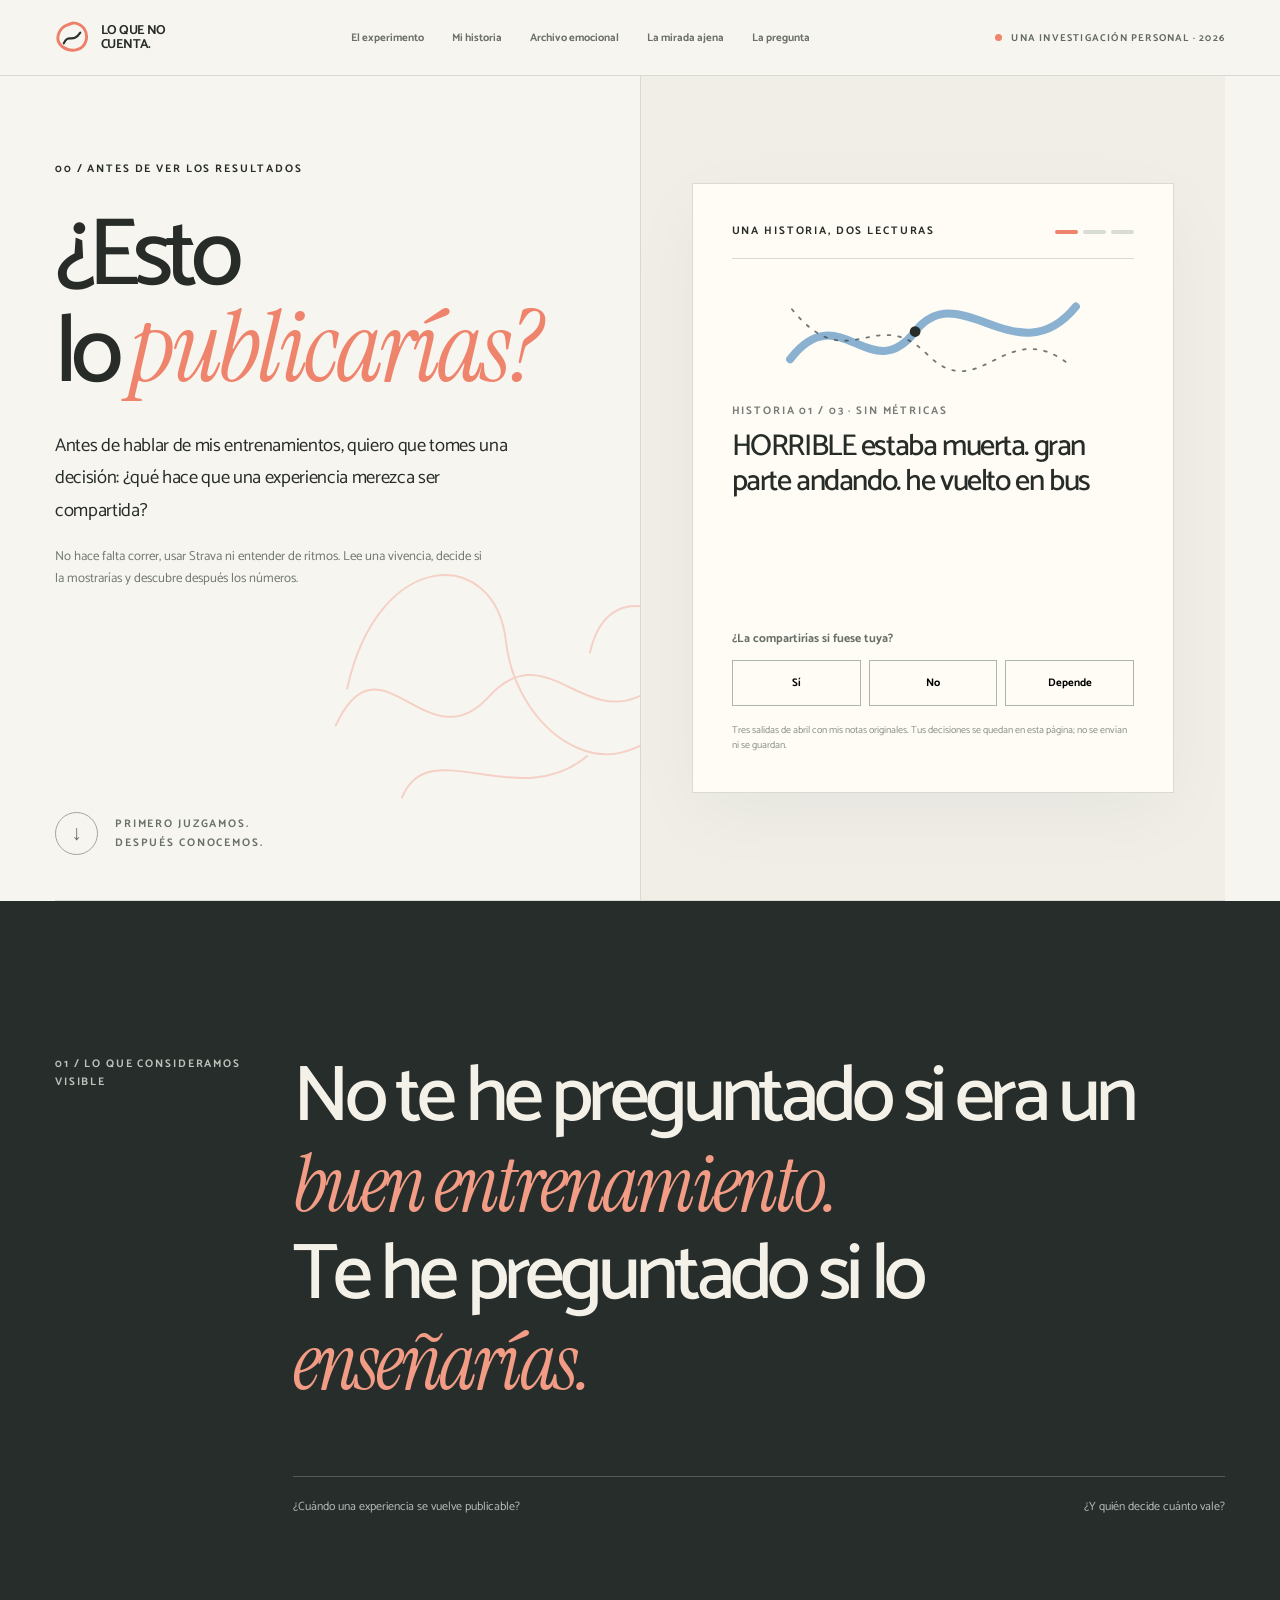
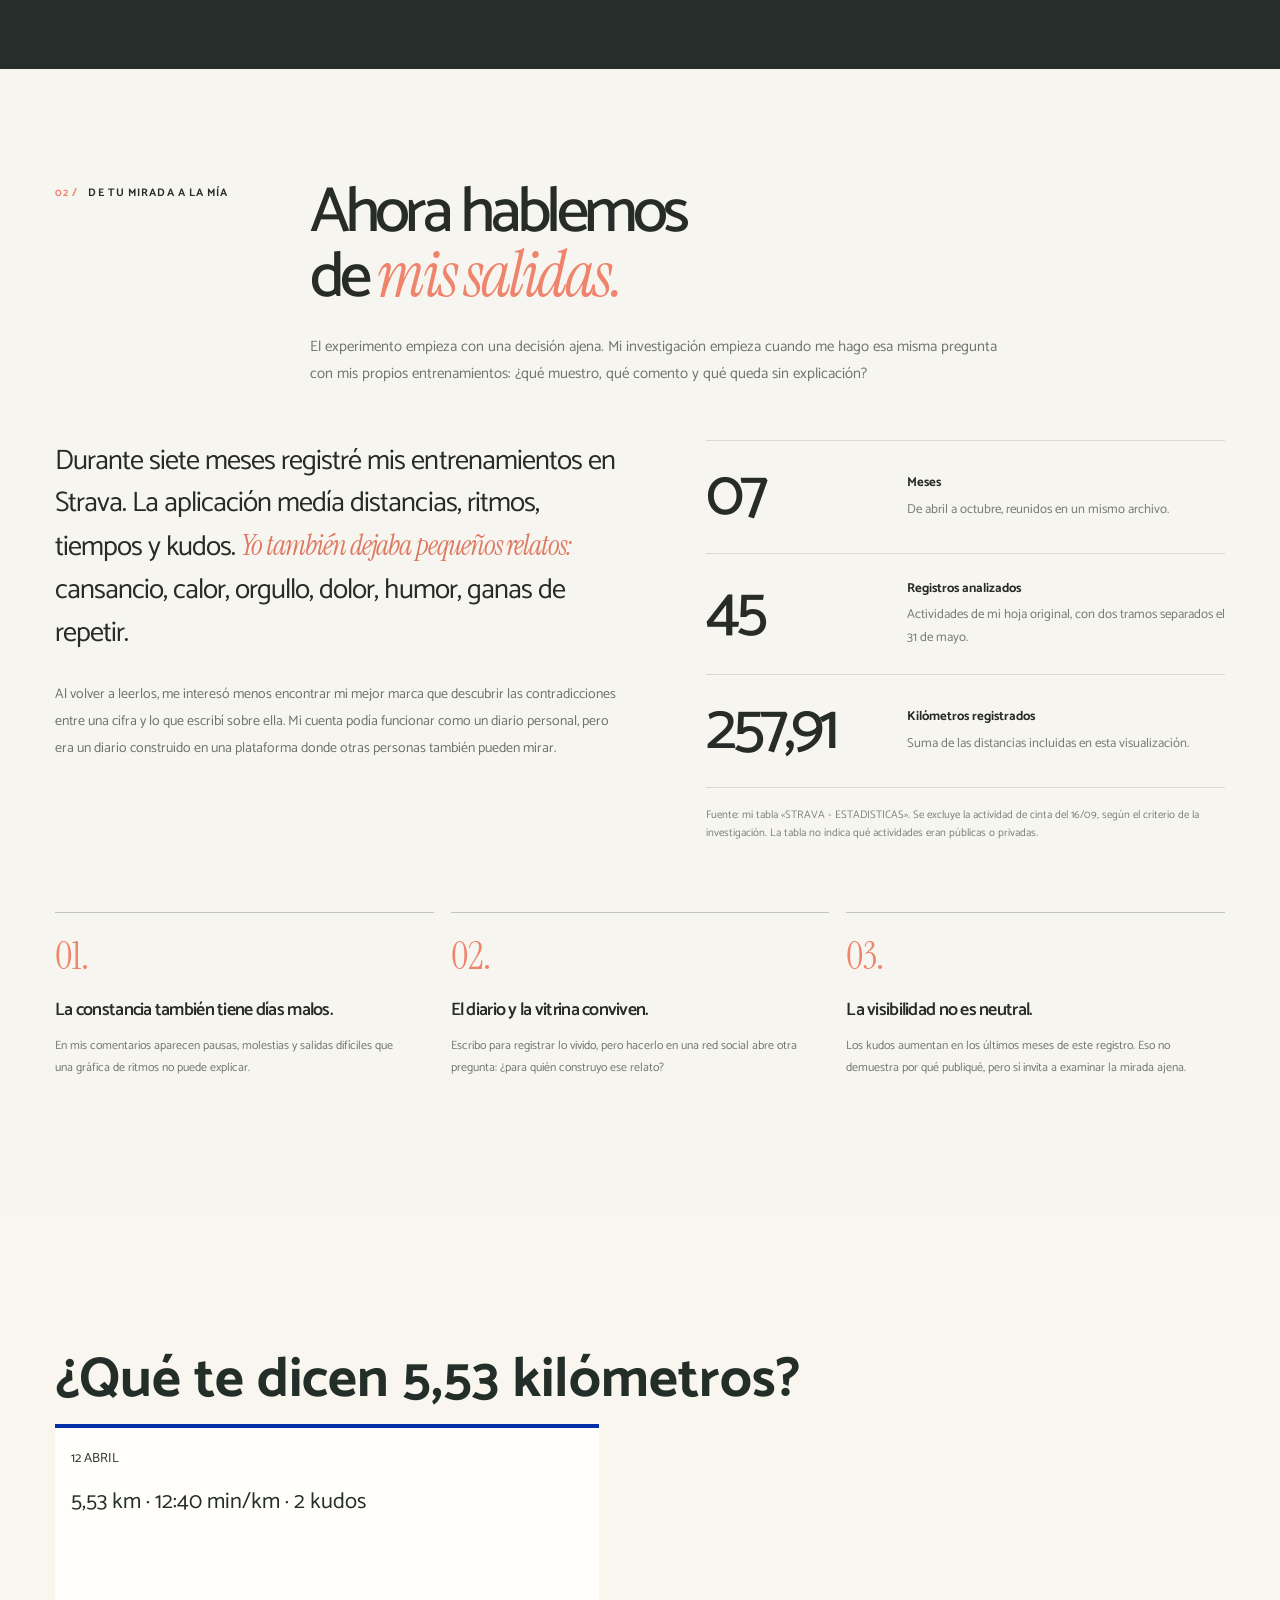
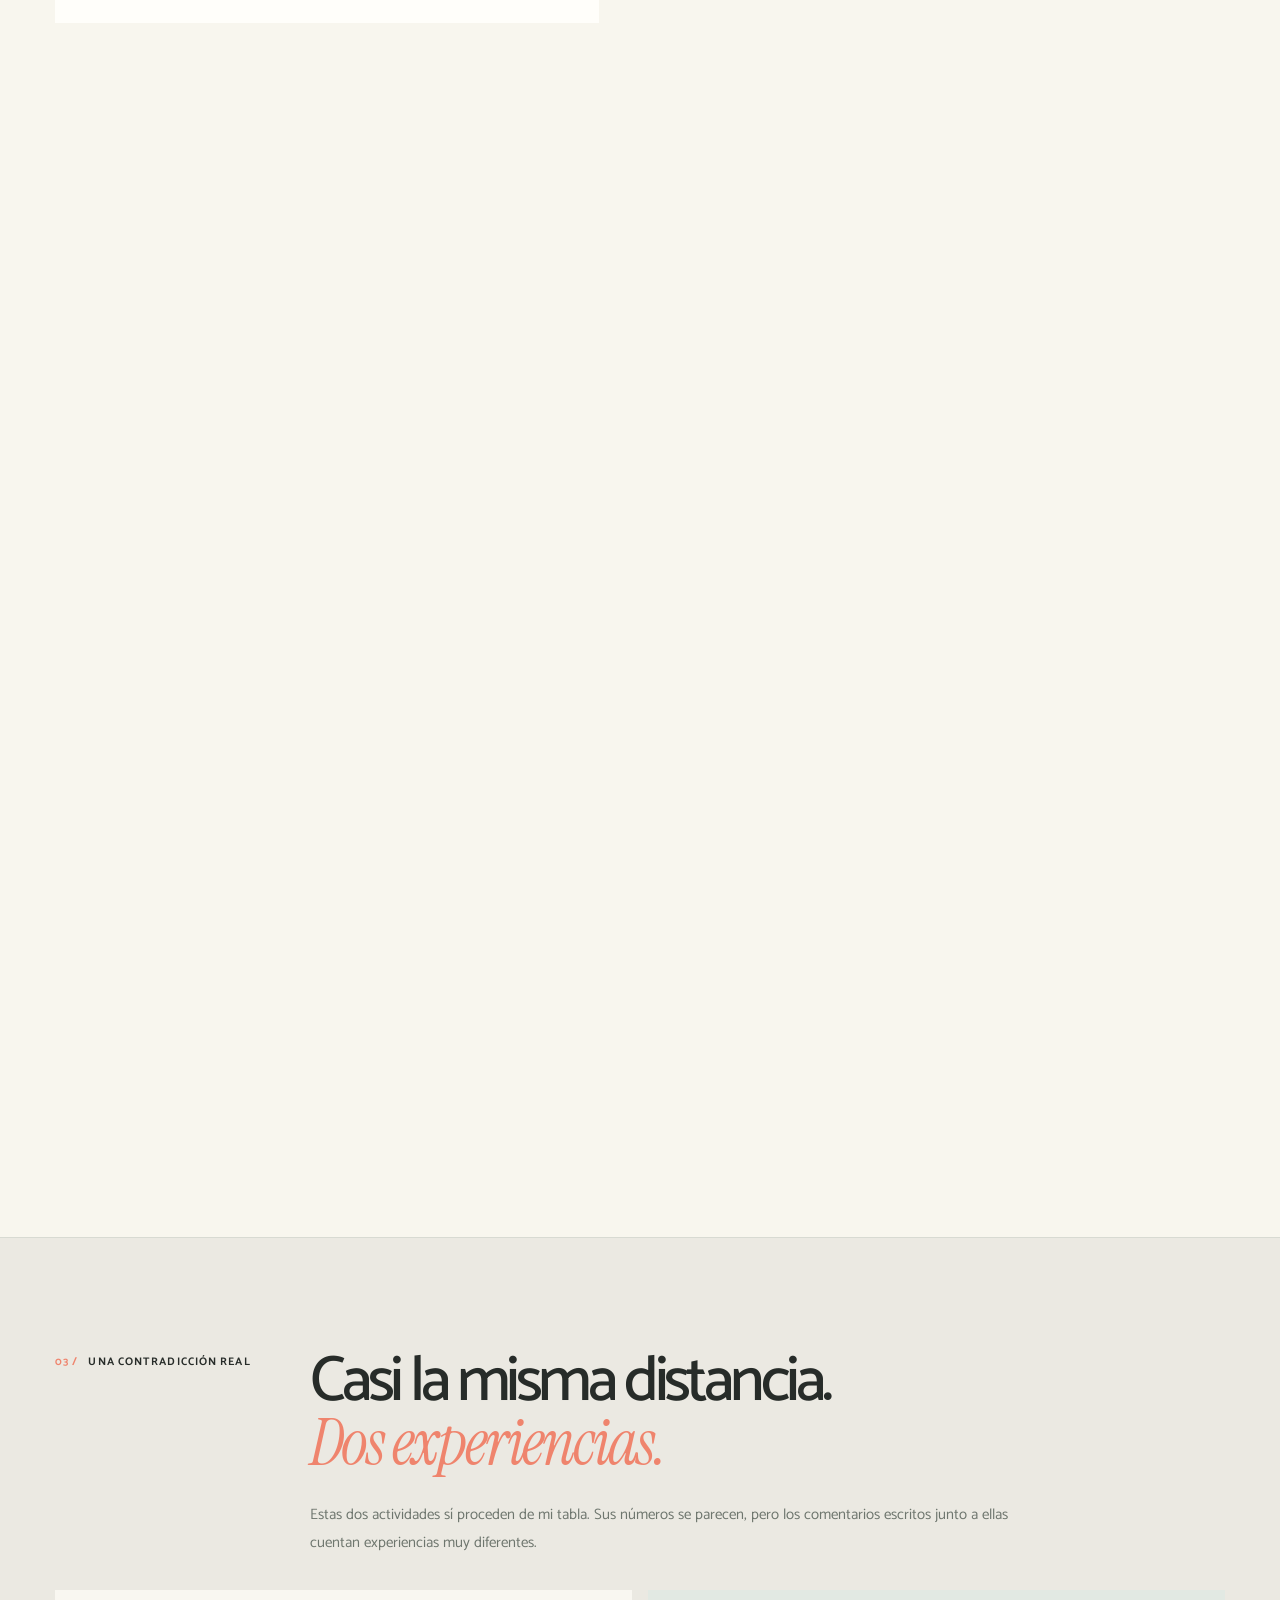
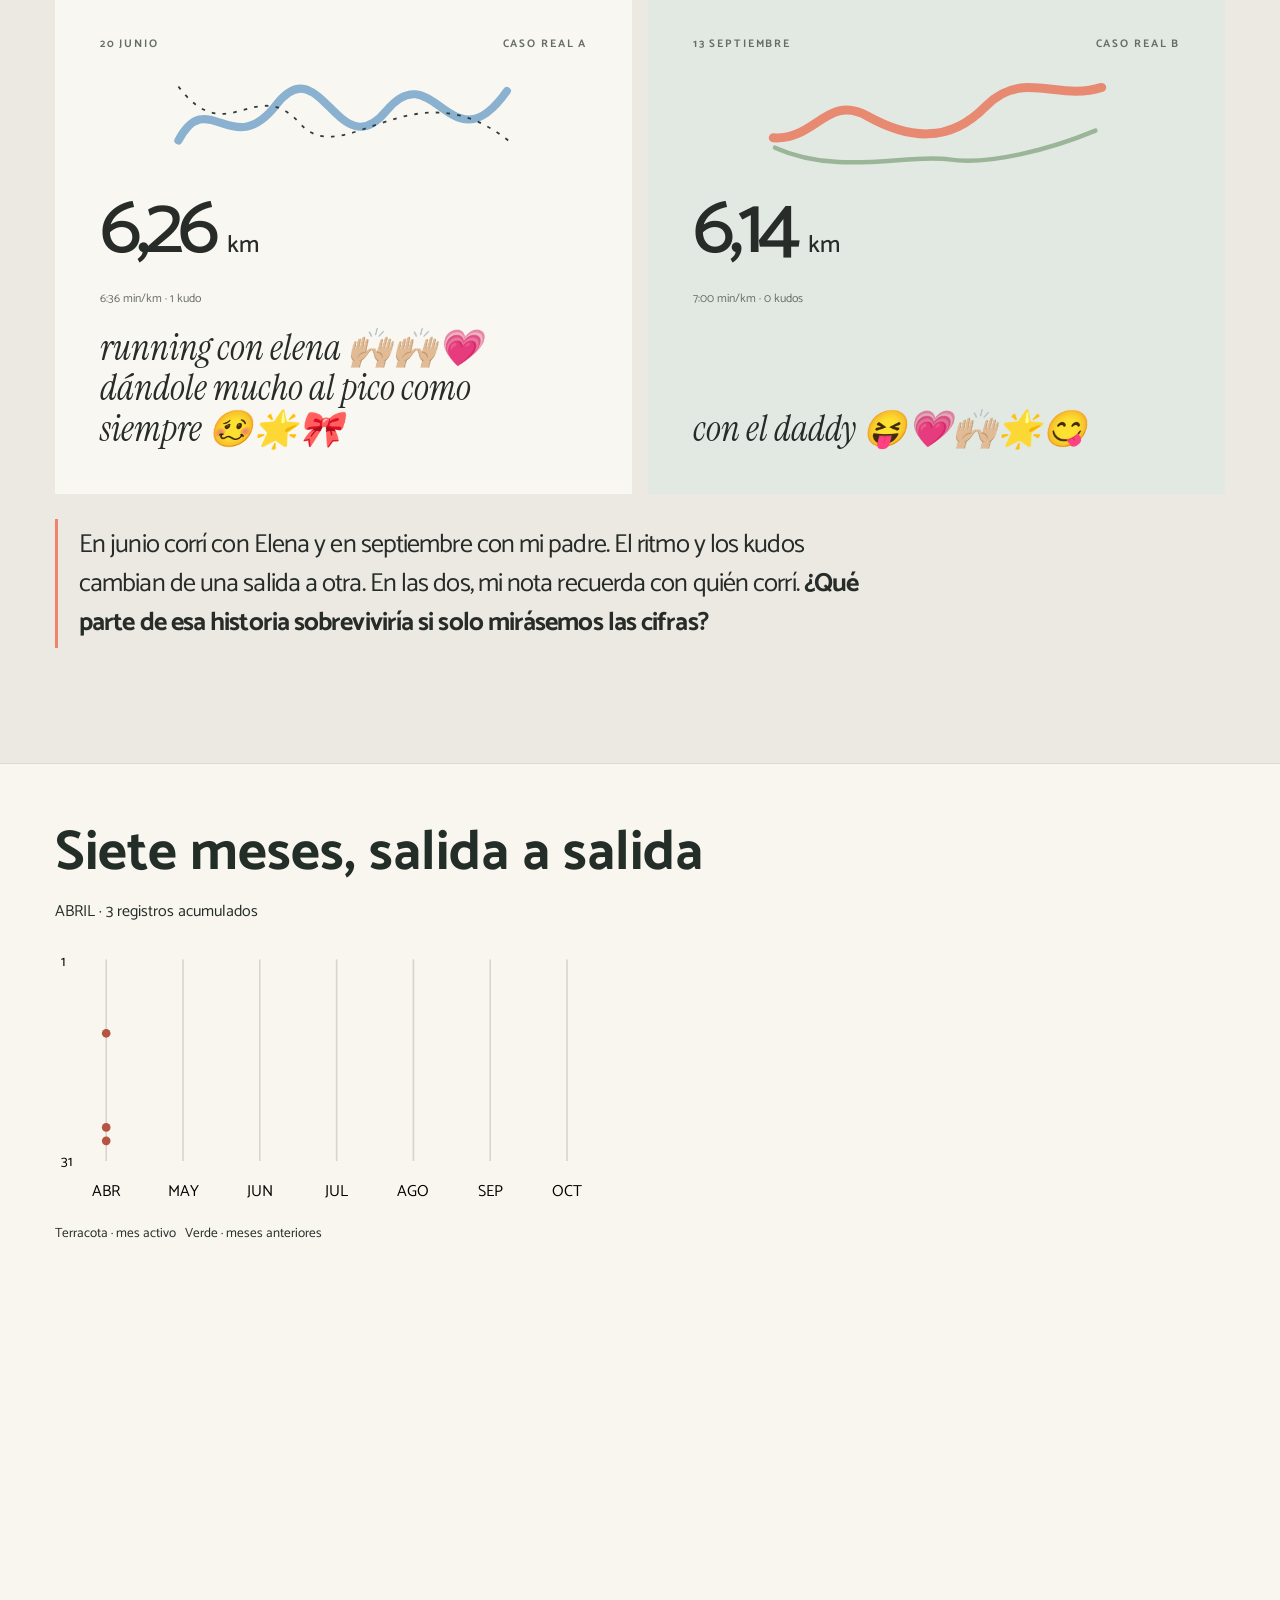
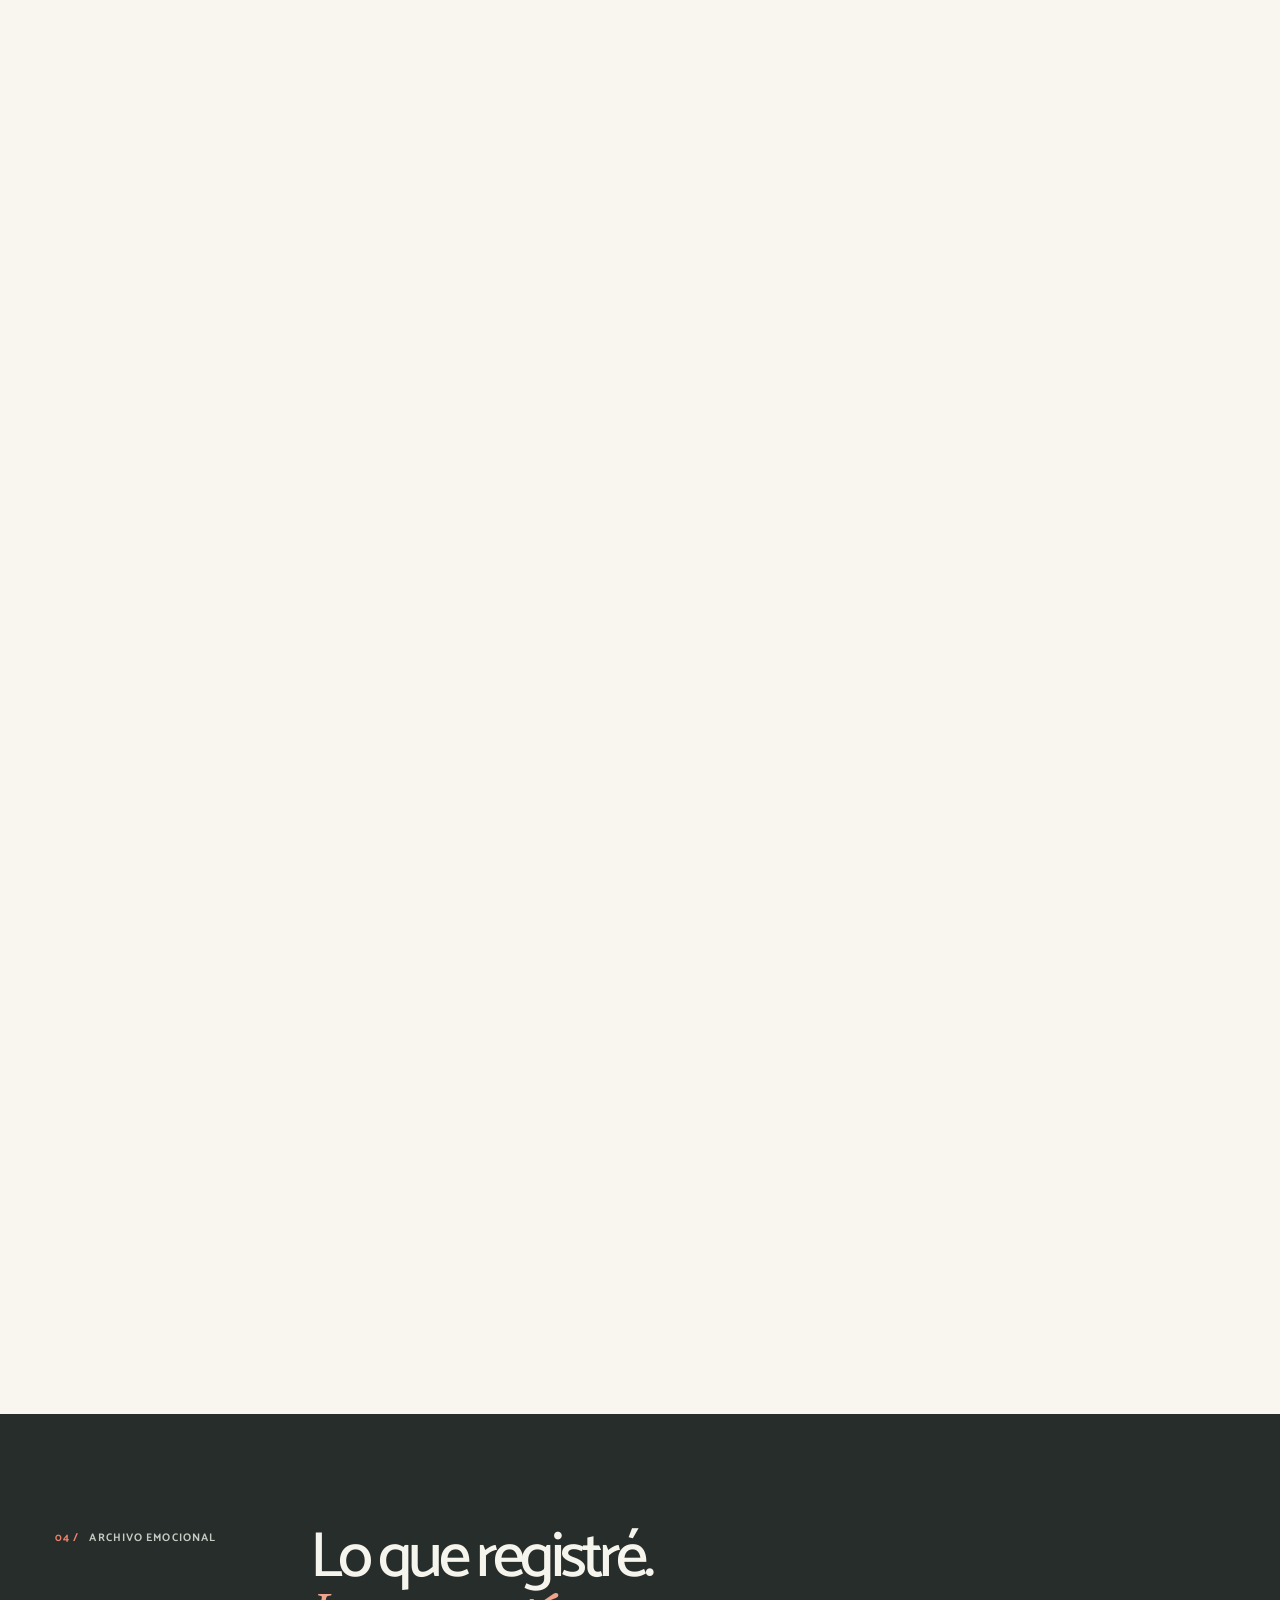
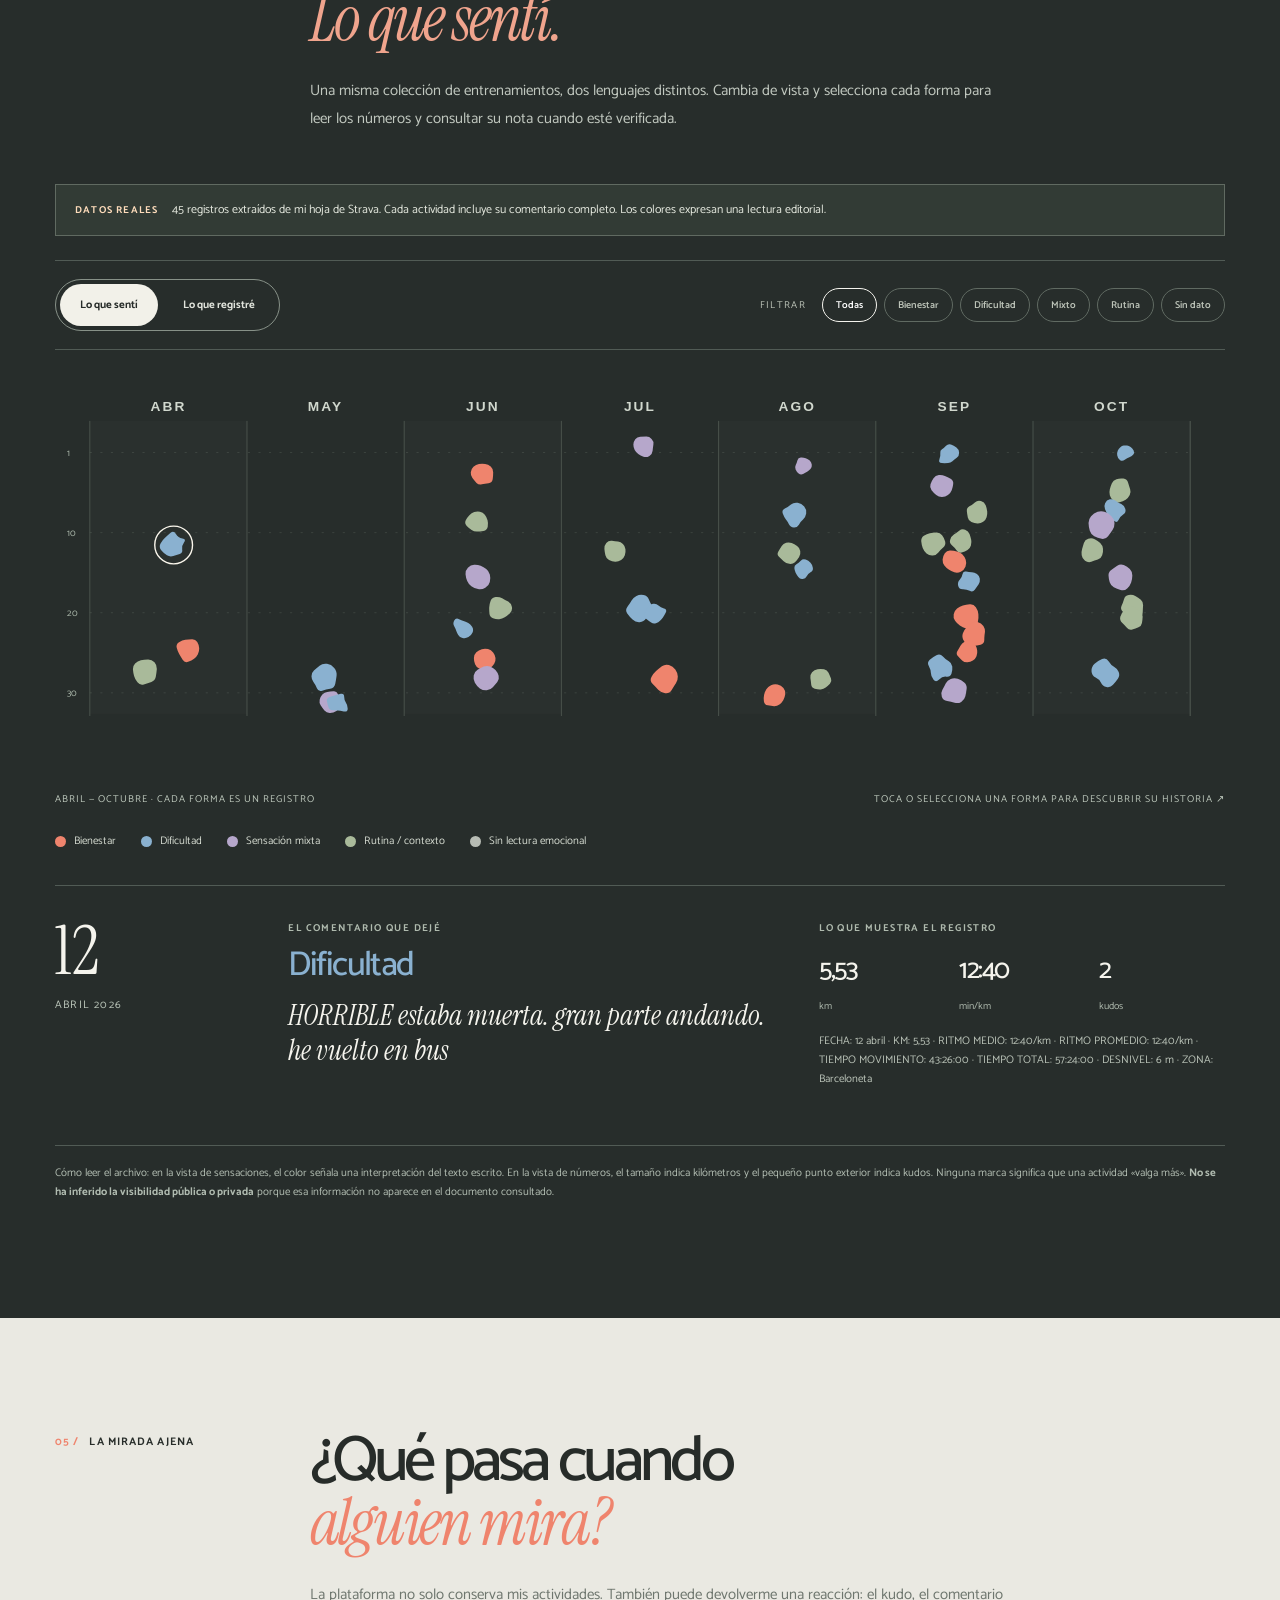
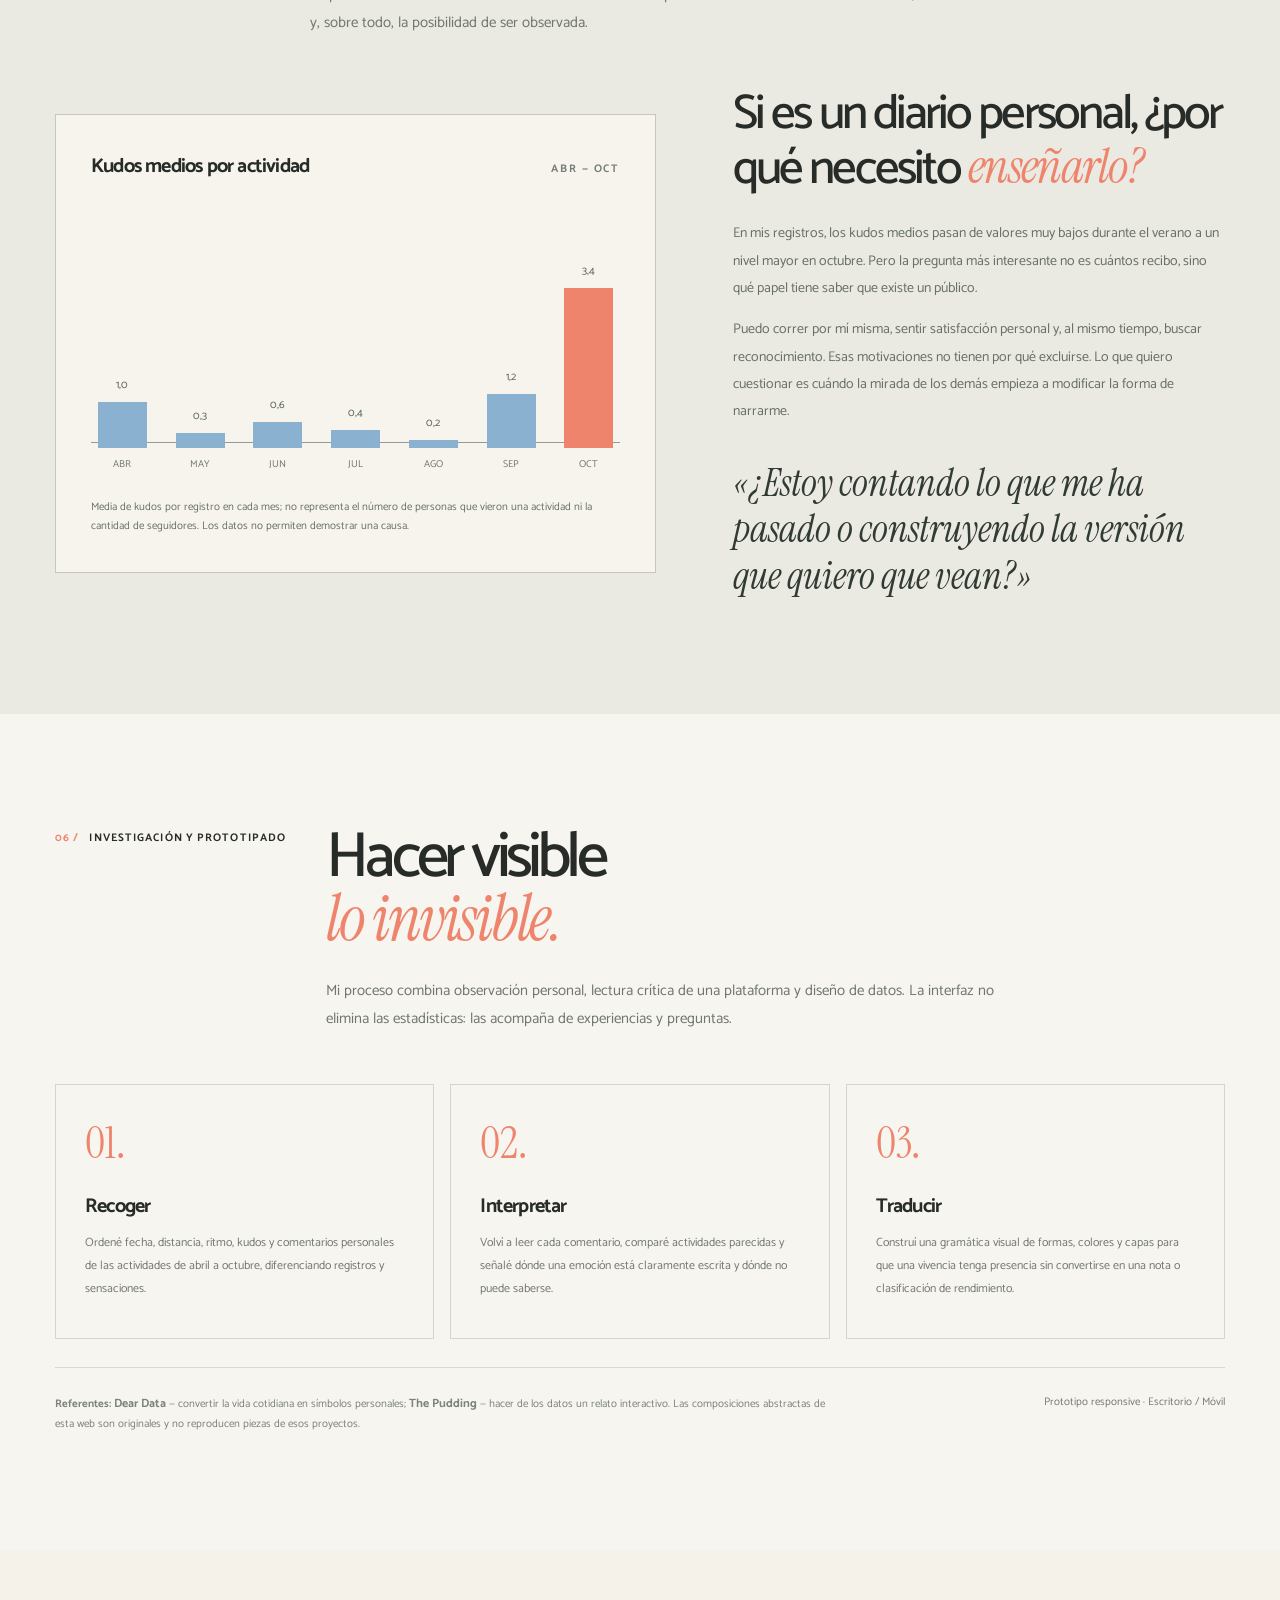
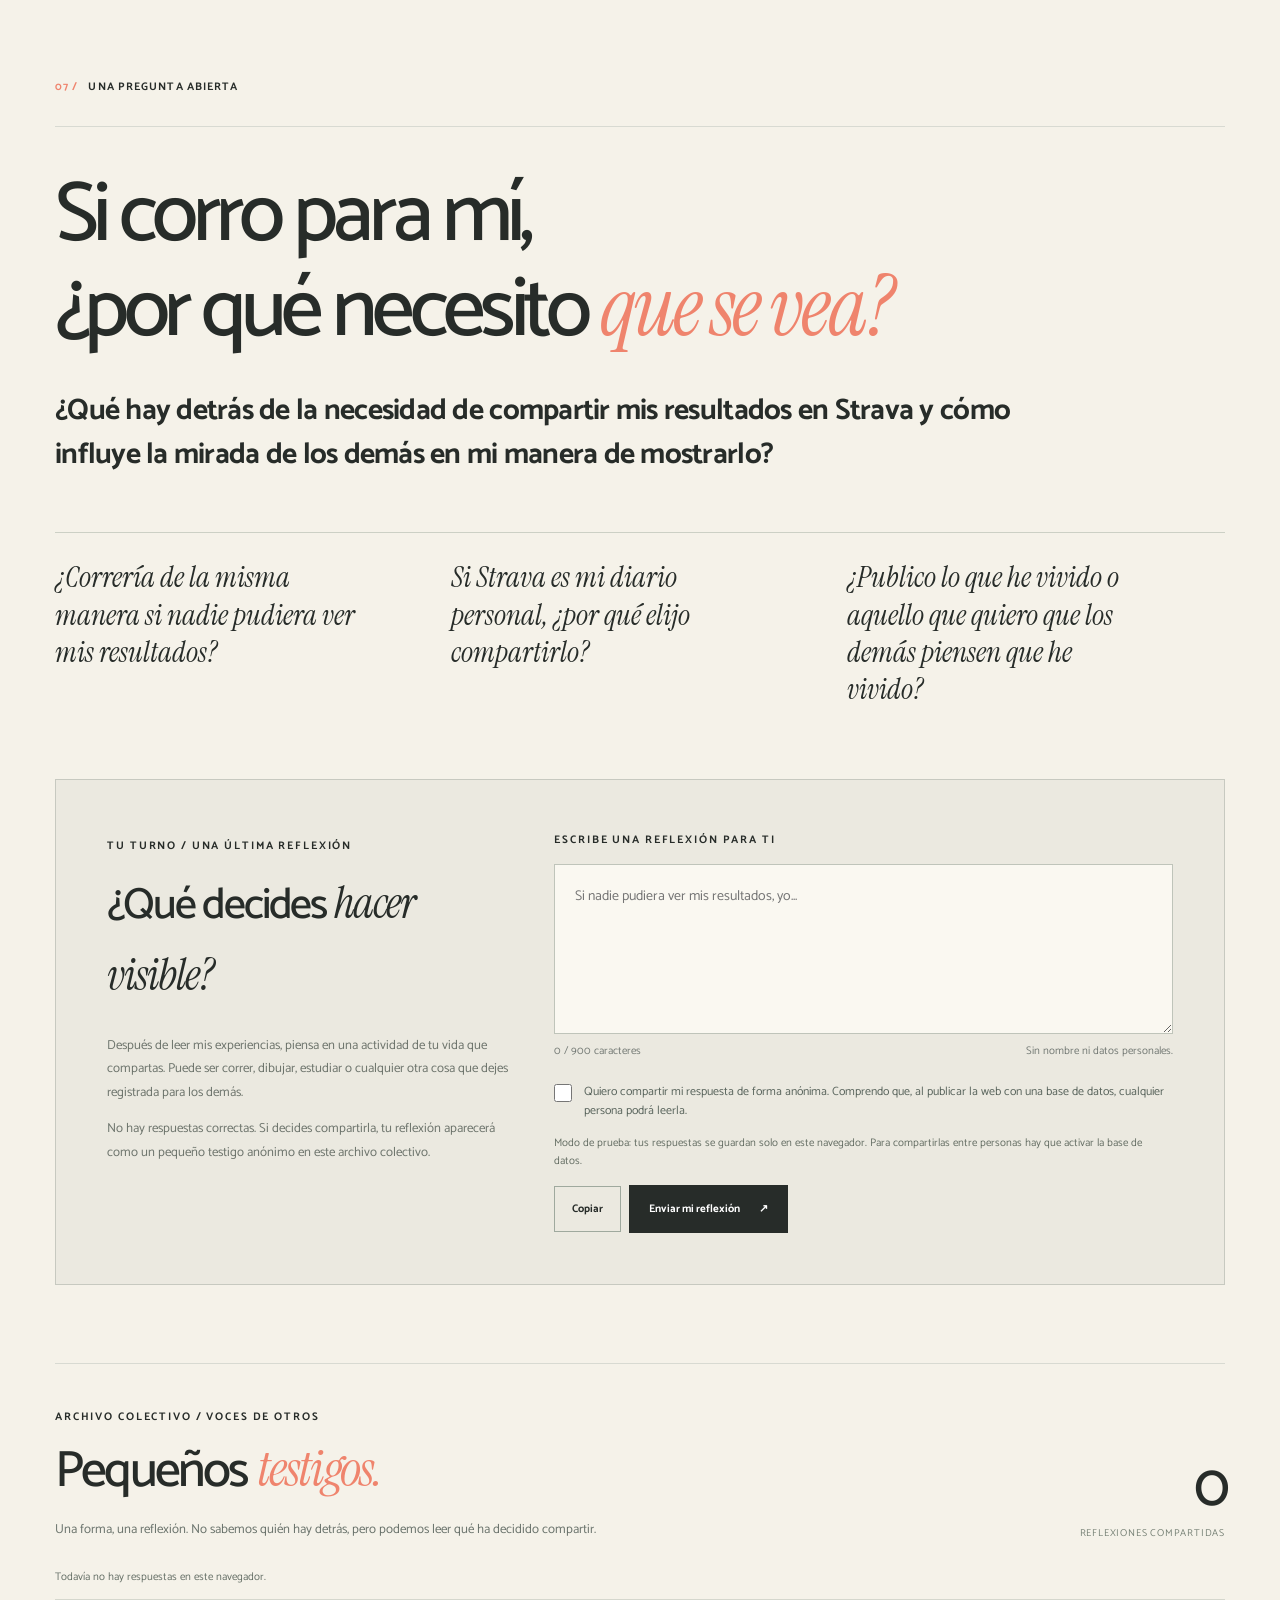
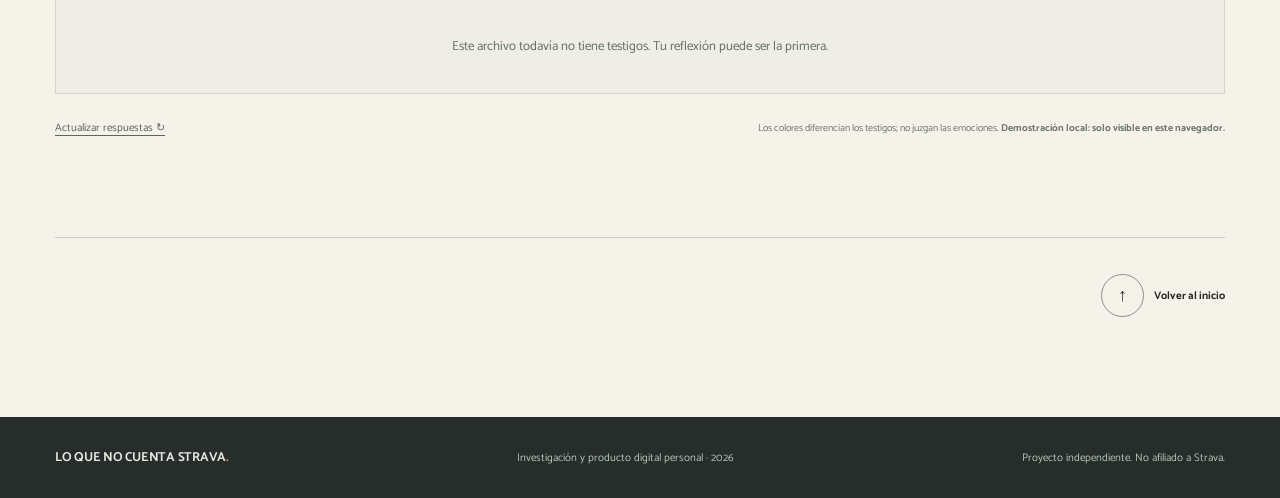
<file: index.html>
<!doctype html>
<html lang="es">
<head>
  <meta charset="utf-8">
  <meta name="viewport" content="width=device-width, initial-scale=1">
  <meta name="theme-color" content="#f7f5f0">
  <meta name="description" content="Lo que no cuenta Strava: una experiencia interactiva sobre qué entrenamientos decidimos mostrar y qué sentimos al correr.">
  <title>¿Esto lo publicarías? — Lo que no cuenta Strava</title>
  <link rel="preconnect" href="https://fonts.googleapis.com">
  <link rel="preconnect" href="https://fonts.gstatic.com" crossorigin>
  <link href="https://fonts.googleapis.com/css2?family=Catamaran:wght@400;500;600;700;800&family=Instrument+Serif:ital@0;1&display=swap" rel="stylesheet">
  <link rel="stylesheet" href="style.css">
</head>
<body>
<header class="topbar">
  <div class="wrap nav">
    <a class="logo" href="#inicio" aria-label="Lo que no cuenta, volver al inicio"><svg viewBox="0 0 36 36" aria-hidden="true"><path d="M19 3C29 4 34 12 32 21C29 32 16 34 7 27C-1 20 4 8 13 5C16 4 17 3 19 3Z" fill="none" stroke="#ed806a" stroke-width="3"/><path d="M9 24C14 13 18 25 26 13" fill="none" stroke="#292e2a" stroke-width="2.2" stroke-linecap="round"/></svg><span>LO QUE NO<br>CUENTA.</span></a>
    <nav class="navlinks" id="navlinks" aria-label="Navegación principal"><a href="#inicio">El experimento</a><a href="#mis-datos">Mi historia</a><a href="#archivo">Archivo emocional</a><a href="#mirada">La mirada ajena</a><a href="#pregunta">La pregunta</a></nav>
    <span class="navmeta">Una investigación personal · 2026</span><button type="button" class="menu-btn" id="menuBtn" aria-label="Abrir menú" aria-expanded="false">☰</button>
  </div><div class="scroll-progress" id="progress"></div>
</header>
<main>
  <section class="wrap opening" id="inicio" aria-labelledby="openingTitle">
    <div class="opening-copy">
      <div><div class="eyebrow">00 / Antes de ver los resultados</div>
        <h1 class="display" id="openingTitle">¿Esto<br>lo <em class="serif">publicarías?</em></h1>
        <p class="lede">Antes de hablar de mis entrenamientos, quiero que tomes una decisión: ¿qué hace que una experiencia merezca ser compartida?</p>
        <p class="hint">No hace falta correr, usar Strava ni entender de ritmos. Lee una vivencia, decide si la mostrarías y descubre después los números.</p>
      </div>
      <div class="opening-tag"><a class="round-arrow" href="#relato" aria-label="Ir a la reflexión siguiente">↓</a><div class="eyebrow">Primero juzgamos.<br>Después conocemos.</div></div>
      <svg class="opening-watermark" viewBox="0 0 420 350" aria-hidden="true"><path d="M14 190C45 45 166 42 177 141C188 241 300 313 359 197C396 127 285 54 263 153"/><path d="M2 228C48 127 96 269 160 197C240 111 281 325 404 82"/><path d="M70 302C97 232 189 319 261 258"/></svg>
    </div>
    <div class="experiment-pane"><div id="csvPanel" hidden><p id="csvEstado">Para abrir el proyecto localmente, selecciona STRAVA_estadisticas.csv de la carpeta de la web.</p><label>Seleccionar CSV <input id="csvArchivo" type="file" accept=".csv,text/csv"></label></div>
      <div class="experiment-card" aria-label="Experimento interactivo: decidir si publicar una experiencia">
        <div class="experiment-top"><span class="eyebrow">Una historia, dos lecturas</span><div class="step-dots" id="stepDots" aria-label="Historia 1 de 3"><i class="active"></i><i></i><i></i></div></div>
        <div class="sketch"><svg id="scenarioSketch" viewBox="0 0 340 112" role="img" aria-label="Ilustración emocional abstracta"><path d="M8 84 C65 17 82 111 137 49 S246 118 329 34" stroke="#ed846e" stroke-width="9"/><path d="M12 34 Q71 115 140 59 T327 78" stroke="#8db2ce" stroke-width="5"/></svg></div>
        <div class="eyebrow muted" id="scenarioNumber">HISTORIA 01 / 03 · SIN MÉTRICAS</div>
        <h2 class="story-text" id="scenarioText"></h2>
        <div class="answer-area">
          <p class="prompt">¿La compartirías si fuese tuya?</p>
          <div class="choice-row" role="group" aria-label="Elige si publicarías la experiencia"><button type="button" class="choice" data-answer="si">Sí</button><button type="button" class="choice" data-answer="no">No</button><button type="button" class="choice" data-answer="depende">Depende</button></div>
          <div class="reveal" id="reveal" aria-live="polite" hidden>
            <div class="reveal-title"><span>Ahora sí: lo que mostraría Strava</span><span id="personalAnswer">—</span></div>
            <div class="metrics"><div class="metric"><b id="expKm">—</b><span>Distancia</span></div><div class="metric"><b id="expPace">—</b><span>Ritmo / km</span></div><div class="metric"><b id="expKudos">—</b><span>Kudos</span></div></div>
            <p id="expReflection"></p>
            <div class="experiment-next"><button class="solid-btn" type="button" id="nextCase">Siguiente historia <span>↗</span></button><button class="text-btn" type="button" id="changeDecision">Cambiar respuesta</button></div>
          </div>
          <div class="epilogue" id="expEnd" hidden aria-live="polite"><span class="eyebrow">Tres decisiones después</span><p id="expSummary"></p><div class="experiment-next"><a class="solid-btn" href="#mis-datos">Ahora, mira mis registros ↗</a><button class="text-btn" type="button" id="restartCases">Repetir el experimento</button></div></div>
          <div class="exp-note">Tres salidas de abril con mis notas originales. Tus decisiones se quedan en esta página; no se envían ni se guardan.</div>
        </div>
      </div>
    </div>
  </section>

  <section class="turning" id="relato" aria-labelledby="turnTitle"><div class="wrap"><div class="layout"><div class="eyebrow kicker">01 / Lo que consideramos visible</div><div><h2 id="turnTitle">No te he preguntado si era un <em class="serif">buen entrenamiento.</em><br>Te he preguntado si lo <em class="serif">enseñarías.</em></h2><div class="turning-foot"><span>¿Cuándo una experiencia se vuelve publicable?</span><span>¿Y quién decide cuánto vale?</span></div></div></div></div></section>

  <section class="section" id="mis-datos" aria-labelledby="dataTitle"><div class="wrap">
    <div class="section-head"><div class="index-label"><strong>02 /</strong> De tu mirada a la mía</div><div><h2 class="display" id="dataTitle">Ahora hablemos<br>de <em class="serif">mis salidas.</em></h2><p>El experimento empieza con una decisión ajena. Mi investigación empieza cuando me hago esa misma pregunta con mis propios entrenamientos: ¿qué muestro, qué comento y qué queda sin explicación?</p></div></div>
    <div class="bio-layout"><div><p class="bio-prose">Durante siete meses registré mis entrenamientos en Strava. La aplicación medía distancias, ritmos, tiempos y kudos. <em>Yo también dejaba pequeños relatos:</em> cansancio, calor, orgullo, dolor, humor, ganas de repetir.</p><p>Al volver a leerlos, me interesó menos encontrar mi mejor marca que descubrir las contradicciones entre una cifra y lo que escribí sobre ella. Mi cuenta podía funcionar como un diario personal, pero era un diario construido en una plataforma donde otras personas también pueden mirar.</p></div>
      <div class="file-notes"><div class="data-stat"><b>07</b><span><strong>Meses</strong>De abril a octubre, reunidos en un mismo archivo.</span></div><div class="data-stat"><b id="totalActivities">—</b><span><strong>Registros analizados</strong>Actividades de mi hoja original, con dos tramos separados el 31 de mayo.</span></div><div class="data-stat"><b id="totalKm">—</b><span><strong>Kilómetros registrados</strong>Suma de las distancias incluidas en esta visualización.</span></div><p class="data-source">Fuente: mi tabla «STRAVA - ESTADISTICAS». Se excluye la actividad de cinta del 16/09, según el criterio de la investigación. La tabla no indica qué actividades eran públicas o privadas.</p></div>
    </div>
    <div class="observations"><article class="observation"><span class="count">01.</span><h3>La constancia también tiene días malos.</h3><p>En mis comentarios aparecen pausas, molestias y salidas difíciles que una gráfica de ritmos no puede explicar.</p></article><article class="observation"><span class="count">02.</span><h3>El diario y la vitrina conviven.</h3><p>Escribo para registrar lo vivido, pero hacerlo en una red social abre otra pregunta: ¿para quién construyo ese relato?</p></article><article class="observation"><span class="count">03.</span><h3>La visibilidad no es neutral.</h3><p>Los kudos aumentan en los últimos meses de este registro. Eso no demuestra por qué publiqué, pero sí invita a examinar la mirada ajena.</p></article></div>
  </div></section>

  <section id="scroll-nota" class="loop-track" hidden aria-labelledby="loop-note-title"><div class="loop-stage wrap"><h2 id="loop-note-title">¿Qué te dicen <span id="loop-km"></span> kilómetros?</h2><div class="loop-card"><small>12 ABRIL</small><p id="loop-metrics"></p><div id="loop-note-box"><span>MI NOTA</span><p id="loop-note"></p></div></div></div></section>
  <section class="section duel" id="dos-caras" aria-labelledby="duelTitle"><div class="wrap">
    <div class="section-head"><div class="index-label"><strong>03 /</strong> Una contradicción real</div><div><h2 class="display" id="duelTitle">Casi la misma distancia.<br><em class="serif">Dos experiencias.</em></h2><p>Estas dos actividades sí proceden de mi tabla. Sus números se parecen, pero los comentarios escritos junto a ellas cuentan experiencias muy diferentes.</p></div></div>
    <div class="duel-grid"><article class="duel-card" data-fecha="2026-06-20"><div class="duel-top"><span class="eyebrow">20 junio</span><span class="eyebrow">Caso real A</span></div><div class="duel-art"><svg viewBox="0 0 400 140" aria-hidden="true"><path d="M16 95 C49 33 76 119 125 55 S194 126 247 62 S319 128 381 40" fill="none" stroke="#8ab1d0" stroke-width="9" stroke-linecap="round"/><path d="M16 35 C70 107 102 21 151 76 S279 8 386 98" fill="none" stroke="#303c38" stroke-width="2" stroke-dasharray="4 8"/></svg></div><div class="distance"><span class="km-valor">—</span> <small>km</small></div><div class="duel-under">—</div><blockquote></blockquote></article>
      <article class="duel-card second" data-fecha="2026-09-13"><div class="duel-top"><span class="eyebrow">13 septiembre</span><span class="eyebrow">Caso real B</span></div><div class="duel-art"><svg viewBox="0 0 400 140" aria-hidden="true"><path d="M18 92 C65 95 78 43 123 68 S213 99 254 57 S334 52 383 36" fill="none" stroke="#e88a71" stroke-width="10" stroke-linecap="round"/><path d="M20 103 C91 135 168 109 213 116 S328 104 376 84" fill="none" stroke="#9bb598" stroke-width="5" stroke-linecap="round"/></svg></div><div class="distance"><span class="km-valor">—</span> <small>km</small></div><div class="duel-under">—</div><blockquote></blockquote></article></div>
    <div class="duel-point">En junio corrí con Elena y en septiembre con mi padre. El ritmo y los kudos cambian de una salida a otra. En las dos, mi nota recuerda con quién corrí. <strong>¿Qué parte de esa historia sobreviviría si solo mirásemos las cifras?</strong></div>

  </div></section>

  <section id="scroll-meses" class="loop-track" hidden aria-labelledby="loop-month-title"><div class="loop-stage wrap"><h2 id="loop-month-title">Siete meses, salida a salida</h2><p id="loop-month"></p><svg id="loop-chart" viewBox="0 0 360 170" role="img" aria-label="Calendario de abril a octubre. Cada punto representa una salida."></svg><small>Terracota · mes activo &nbsp; Verde · meses anteriores</small></div></section>
  <section class="section archive" id="archivo" aria-labelledby="archiveTitle"><div class="wrap">
    <div class="section-head"><div class="index-label"><strong>04 /</strong> Archivo emocional</div><div><h2 class="display" id="archiveTitle">Lo que registré.<br><em class="serif">Lo que sentí.</em></h2><p>Una misma colección de entrenamientos, dos lenguajes distintos. Cambia de vista y selecciona cada forma para leer los números y consultar su nota cuando esté verificada.</p></div></div>
    <div class="data-banner"><span class="badge">Datos reales</span><span><span id="archiveCount">—</span> registros extraídos de mi hoja de Strava. Cada actividad incluye su comentario completo. Los colores expresan una lectura editorial.</span></div>
    <div class="archive-toolbar"><div class="switches" role="group" aria-label="Elegir la capa de visualización"><button type="button" id="viewFeeling" aria-pressed="true">Lo que sentí</button><button type="button" id="viewPosted" aria-pressed="false">Lo que registré</button></div><div class="filters" role="group" aria-label="Filtrar por interpretación del comentario"><span>Filtrar</span><button type="button" data-filter="todas" aria-pressed="true">Todas</button><button type="button" data-filter="agradable" aria-pressed="false">Bienestar</button><button type="button" data-filter="dificil" aria-pressed="false">Dificultad</button><button type="button" data-filter="mixto" aria-pressed="false">Mixto</button><button type="button" data-filter="neutro" aria-pressed="false">Rutina</button><button type="button" data-filter="sin_registro" aria-pressed="false">Sin dato</button></div></div>
    <div class="archive-scroller"><svg id="archiveViz" class="archive-viz" viewBox="0 0 1110 365" role="group" aria-label="Cronología interactiva de actividades reales entre abril y octubre"></svg></div>
    <div class="archive-caption"><span>ABRIL — OCTUBRE · CADA FORMA ES UN REGISTRO</span><span>Toca o selecciona una forma para descubrir su historia ↗</span></div>
    <div class="legend" id="archiveLegend"></div>
    <div class="archive-detail" aria-live="polite"><div><div class="selected-day" id="detailDay">—</div><div class="selected-month" id="detailDate">—</div></div><div><div class="detail-eyebrow">El comentario que dejé</div><h3 class="detail-name" id="detailMood">—</h3><p class="detail-quote" id="detailText">—</p></div><div><div class="detail-eyebrow">Lo que muestra el registro</div><div class="detail-metrics"><div><b id="detailKm">—</b><span>km</span></div><div><b id="detailPace">—</b><span>min/km</span></div><div><b id="detailKudos">—</b><span>kudos</span></div></div><p class="detail-scope" id="detailScope">—</p></div></div>
    <div class="archive-foot">Cómo leer el archivo: en la vista de sensaciones, el color señala una interpretación del texto escrito. En la vista de números, el tamaño indica kilómetros y el pequeño punto exterior indica kudos. Ninguna marca significa que una actividad «valga más». <strong>No se ha inferido la visibilidad pública o privada</strong> porque esa información no aparece en el documento consultado.</div>
  </div></section>

  <section class="section gaze" id="mirada" aria-labelledby="gazeTitle"><div class="wrap">
    <div class="section-head"><div class="index-label"><strong>05 /</strong> La mirada ajena</div><div><h2 class="display" id="gazeTitle">¿Qué pasa cuando<br><em class="serif">alguien mira?</em></h2><p>La plataforma no solo conserva mis actividades. También puede devolverme una reacción: el kudo, el comentario y, sobre todo, la posibilidad de ser observada.</p></div></div>
    <div class="gaze-grid"><div class="gaze-chart"><div class="gaze-chart-top"><h3>Kudos medios por actividad</h3><span class="eyebrow muted">Abr — Oct</span></div><div class="bar-box" id="kudosBars" role="img" aria-label="Gráfico de kudos medios mensuales basado en la hoja original"></div><p class="chart-foot">Media de kudos por registro en cada mes; no representa el número de personas que vieron una actividad ni la cantidad de seguidores. Los datos no permiten demostrar una causa.</p></div>
      <div class="gaze-prose"><h3>Si es un diario personal, ¿por qué necesito <em class="serif">enseñarlo?</em></h3><p>En mis registros, los kudos medios pasan de valores muy bajos durante el verano a un nivel mayor en octubre. Pero la pregunta más interesante no es cuántos recibo, sino qué papel tiene saber que existe un público.</p><p>Puedo correr por mí misma, sentir satisfacción personal y, al mismo tiempo, buscar reconocimiento. Esas motivaciones no tienen por qué excluirse. Lo que quiero cuestionar es cuándo la mirada de los demás empieza a modificar la forma de narrarme.</p><div class="insight">«¿Estoy contando lo que me ha pasado o construyendo la versión que quiero que vean?»</div></div></div>
  </div></section>

  <section class="section method" id="proceso" aria-labelledby="methodTitle"><div class="wrap"><div class="section-head"><div class="index-label"><strong>06 /</strong> Investigación y prototipado</div><div><h2 class="display" id="methodTitle">Hacer visible<br><em class="serif">lo invisible.</em></h2><p>Mi proceso combina observación personal, lectura crítica de una plataforma y diseño de datos. La interfaz no elimina las estadísticas: las acompaña de experiencias y preguntas.</p></div></div>
    <div class="method-cards"><article class="method-card"><span class="num">01.</span><h3>Recoger</h3><p>Ordené fecha, distancia, ritmo, kudos y comentarios personales de las actividades de abril a octubre, diferenciando registros y sensaciones.</p></article><article class="method-card"><span class="num">02.</span><h3>Interpretar</h3><p>Volví a leer cada comentario, comparé actividades parecidas y señalé dónde una emoción está claramente escrita y dónde no puede saberse.</p></article><article class="method-card"><span class="num">03.</span><h3>Traducir</h3><p>Construí una gramática visual de formas, colores y capas para que una vivencia tenga presencia sin convertirse en una nota o clasificación de rendimiento.</p></article></div>
    <div class="references"><p><strong>Referentes:</strong> <a href="https://www.dear-data.com/" target="_blank" rel="noopener noreferrer">Dear Data</a> — convertir la vida cotidiana en símbolos personales; <a href="https://pudding.cool/" target="_blank" rel="noopener noreferrer">The Pudding</a> — hacer de los datos un relato interactivo. Las composiciones abstractas de esta web son originales y no reproducen piezas de esos proyectos.</p><span class="micro muted">Prototipo responsive · Escritorio / Móvil</span></div>
  </div></section>

  <section class="finale" id="pregunta" aria-labelledby="finalTitle"><div class="wrap"><div class="index-label"><strong>07 /</strong> Una pregunta abierta</div><div class="line"></div>
    <h2 id="finalTitle">Si corro para mí,<br>¿por qué necesito <em class="serif">que se vea?</em></h2>
    <p class="main-question"><strong>¿Qué hay detrás de la necesidad de compartir mis resultados en Strava y cómo influye la mirada de los demás en mi manera de mostrarlo?</strong></p>
    <div class="reflect-questions"><p>¿Correría de la misma manera si nadie pudiera ver mis resultados?</p><p>Si Strava es mi diario personal, ¿por qué elijo compartirlo?</p><p>¿Publico lo que he vivido o aquello que quiero que los demás piensen que he vivido?</p></div>
    <div class="reflect-box" id="reflectBox">
      <div class="reflect-intro"><span class="eyebrow">Tu turno / Una última reflexión</span>
        <h3>¿Qué decides <em class="serif">hacer visible?</em></h3>
        <p>Después de leer mis experiencias, piensa en una actividad de tu vida que compartas. Puede ser correr, dibujar, estudiar o cualquier otra cosa que dejes registrada para los demás.</p>
        <p>No hay respuestas correctas. Si decides compartirla, tu reflexión aparecerá como un pequeño testigo anónimo en este archivo colectivo.</p>
      </div>
      <form class="reflect-form" id="reflectionForm">
        <label for="reflection" class="eyebrow" style="display:block;margin-bottom:14px">Escribe una reflexión para ti</label>
        <textarea id="reflection" minlength="10" maxlength="900" placeholder="Si nadie pudiera ver mis resultados, yo..." aria-describedby="reflectionPrivacy reflectionCount" required></textarea>
        <div class="reflection-meta"><span id="reflectionCount">0 / 900 caracteres</span><span>Sin nombre ni datos personales.</span></div>
        <label class="publish-consent"><input id="publicConsent" type="checkbox" required><span>Quiero compartir mi respuesta de forma anónima. Comprendo que, al publicar la web con una base de datos, cualquier persona podrá leerla.</span></label>
        <div class="reflect-actions"><span class="copy-status" id="reflectionPrivacy" role="status" aria-live="polite"></span><div class="reflection-buttons"><button class="outline-btn" type="button" id="copyReflection">Copiar</button><button class="solid-btn" type="submit" id="sendReflection">Enviar mi reflexión <span aria-hidden="true">↗</span></button></div></div>
      </form>
    </div>
    <section class="community" id="testigos" aria-labelledby="communityHeading">
      <div class="community-heading"><div><span class="eyebrow">Archivo colectivo / Voces de otros</span><h3 id="communityHeading">Pequeños <em class="serif">testigos.</em></h3><p>Una forma, una reflexión. No sabemos quién hay detrás, pero podemos leer qué ha decidido compartir.</p></div><div class="community-counter"><b id="witnessCount">0</b><span>reflexiones compartidas</span></div></div>
      <p class="community-state" id="communityState" role="status" aria-live="polite">Preparando el archivo colectivo…</p>
      <div class="testigos-wall" id="testigosWall" role="group" aria-label="Testigos anónimos. Pulsa uno para leer su reflexión"></div>
      <div class="community-empty" id="communityEmpty" hidden>Este archivo todavía no tiene testigos. Tu reflexión puede ser la primera.</div>
      <article class="testigo-detail" id="testigoDetail" aria-live="polite" hidden>
        <div class="testigo-detail-top"><span class="eyebrow" id="testigoNumber">TESTIGO 01</span><time class="micro muted" id="testigoDate"></time></div>
        <p id="testigoText"></p>
      </article>
      <div class="community-actions"><button class="text-btn" type="button" id="loadMoreTestigos" hidden>Mostrar más testigos ↘</button><button class="text-btn" type="button" id="refreshTestigos">Actualizar respuestas ↻</button><p>Los colores diferencian los testigos; no juzgan las emociones. <strong id="communityModeLabel"></strong></p></div>
    </section>
    <div class="final-thought"><blockquote></blockquote><a href="#inicio" class="to-top"><span>↑</span>Volver al inicio</a></div>
  </div></section>
</main>
<footer><div class="wrap footer-line"><b>LO QUE NO CUENTA STRAVA<span style="color:var(--coral)">.</span></b><small>Investigación y producto digital personal · 2026</small><small>Proyecto independiente. No afiliado a Strava.</small></div></footer>
<script src="script.js"></script>
</body>
</html>
</file>
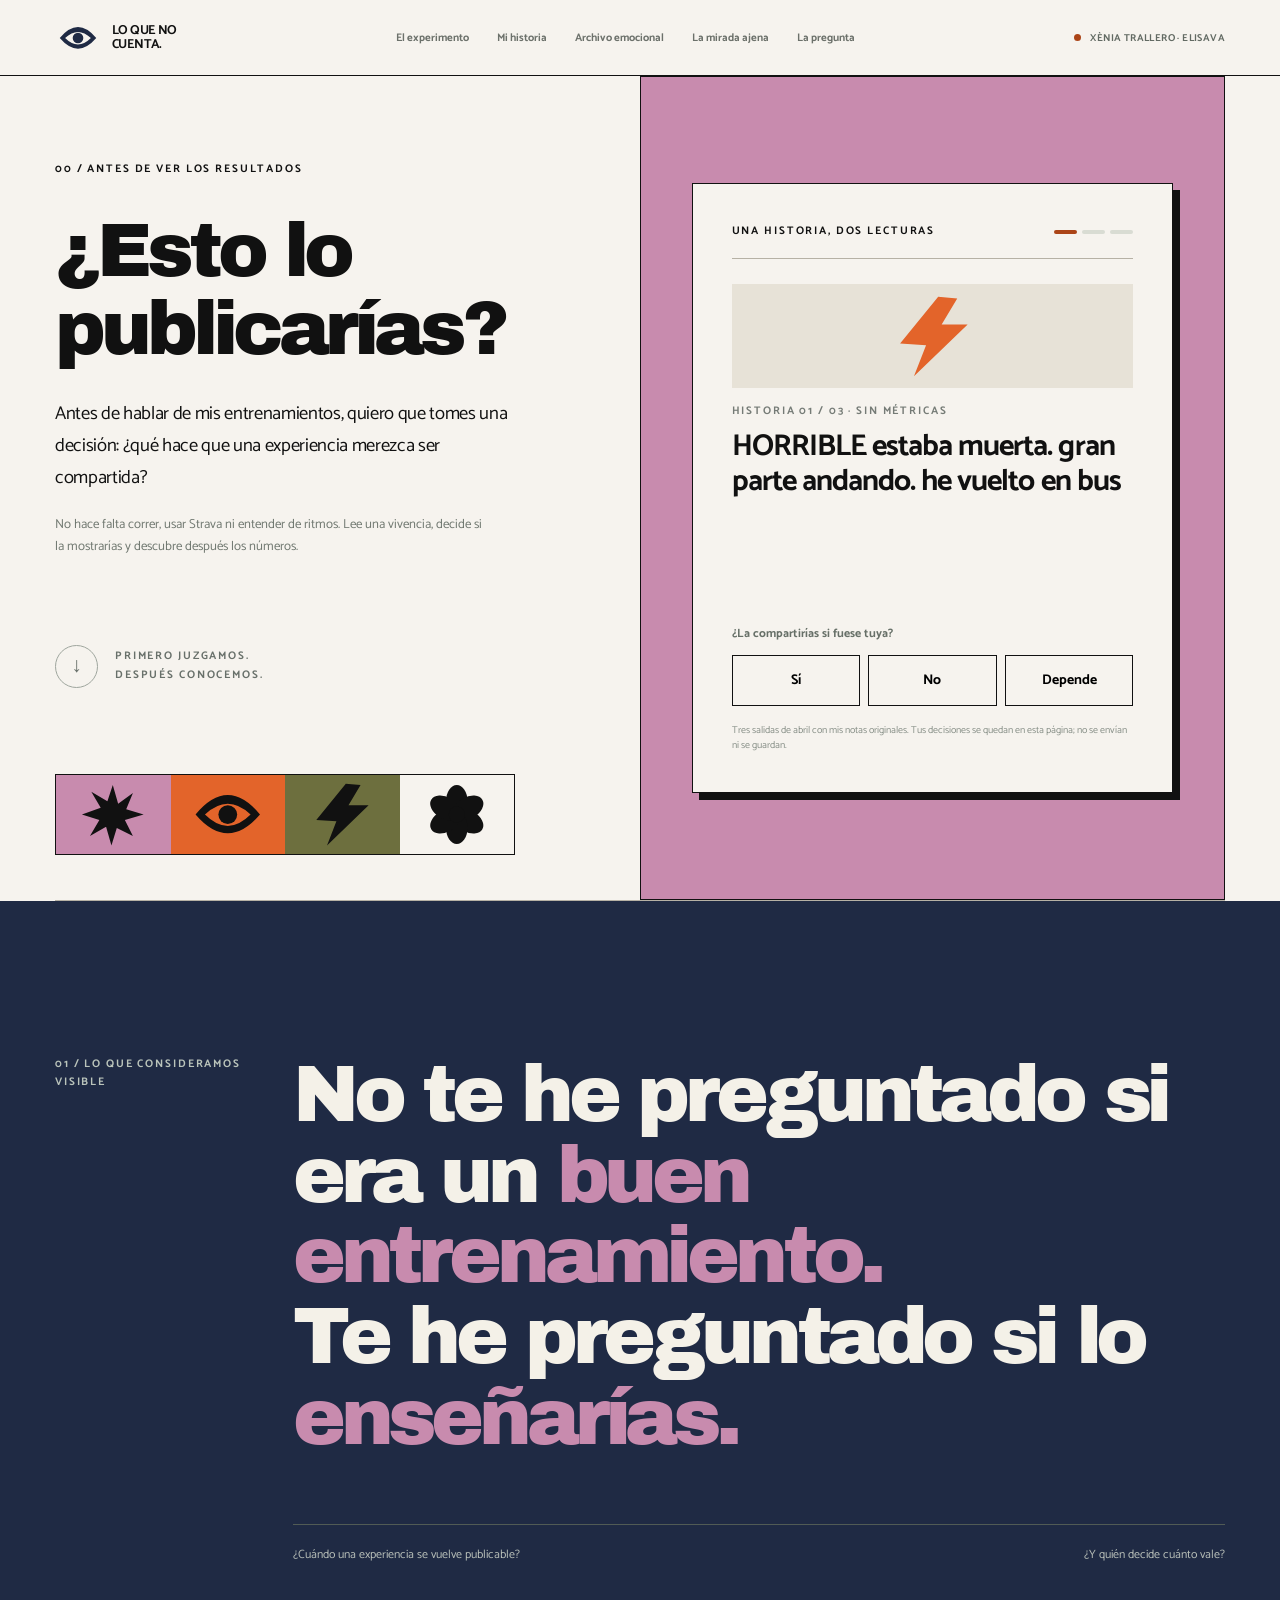
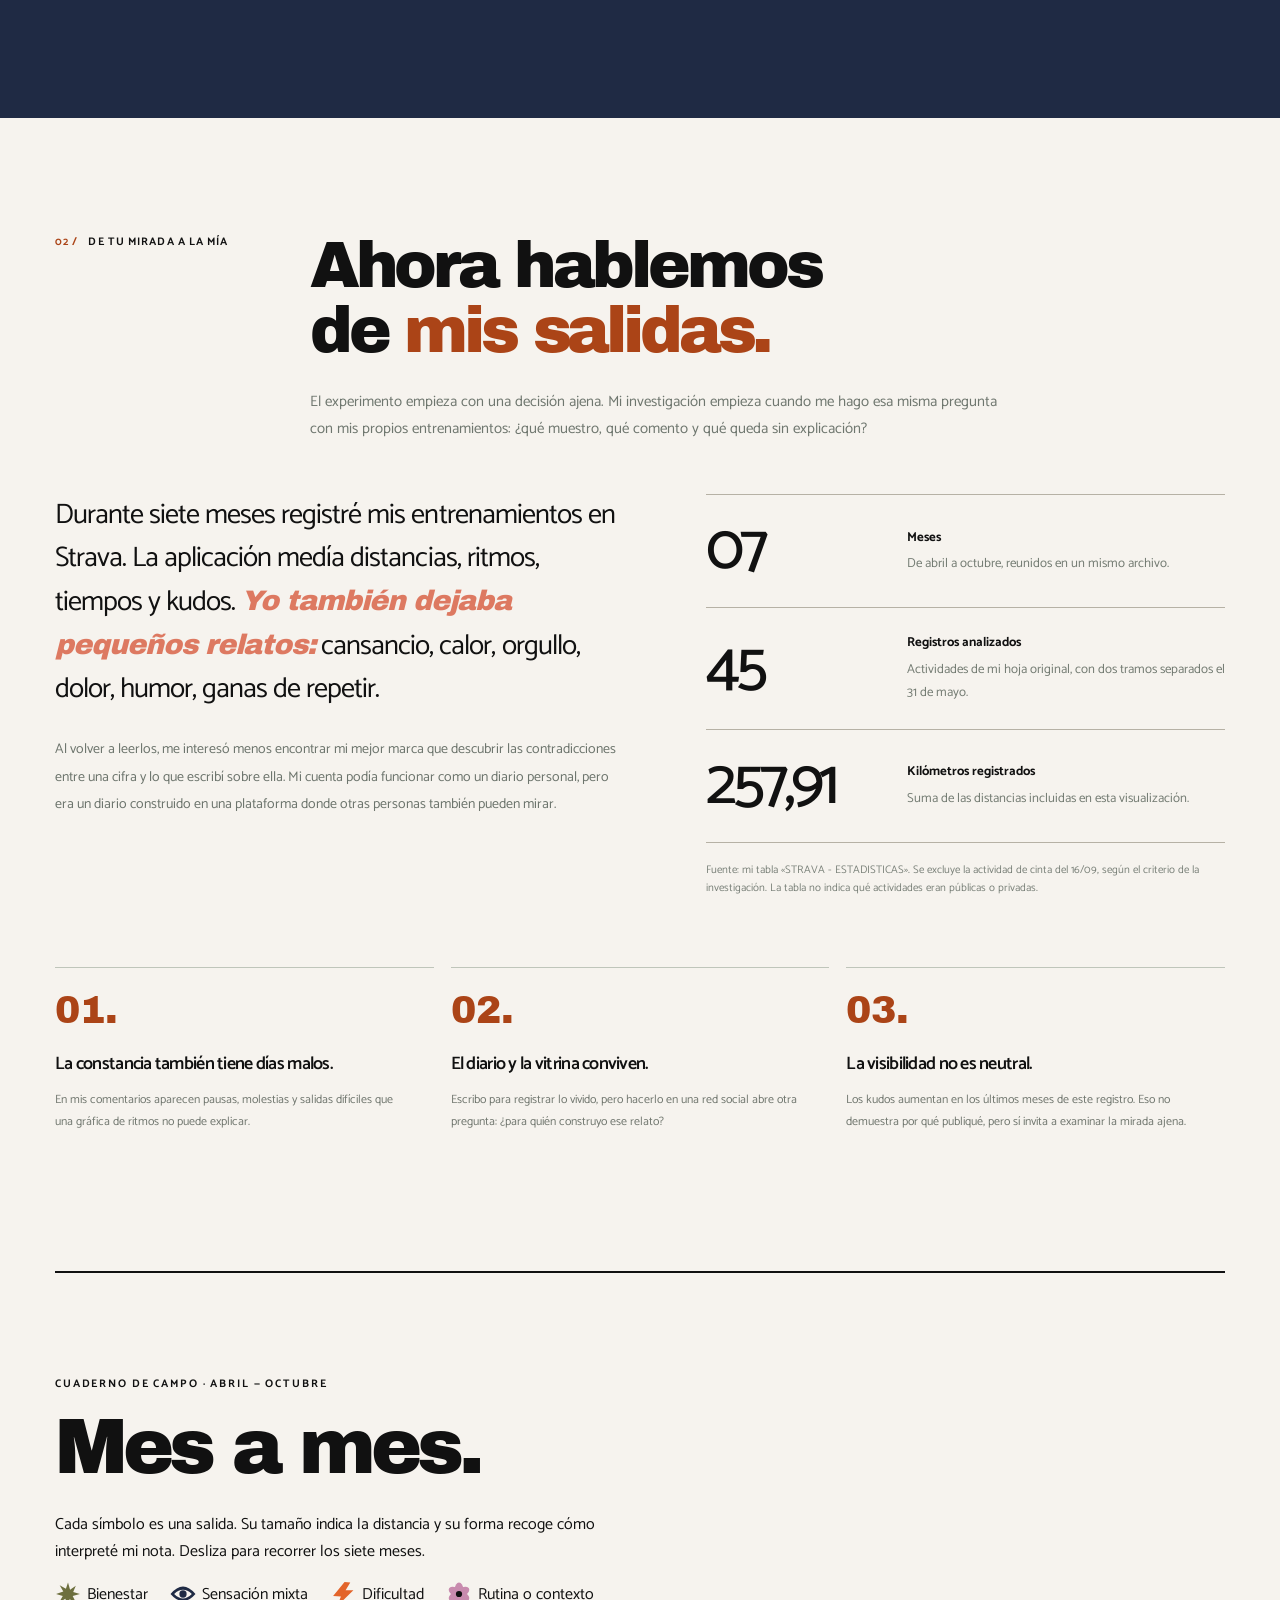
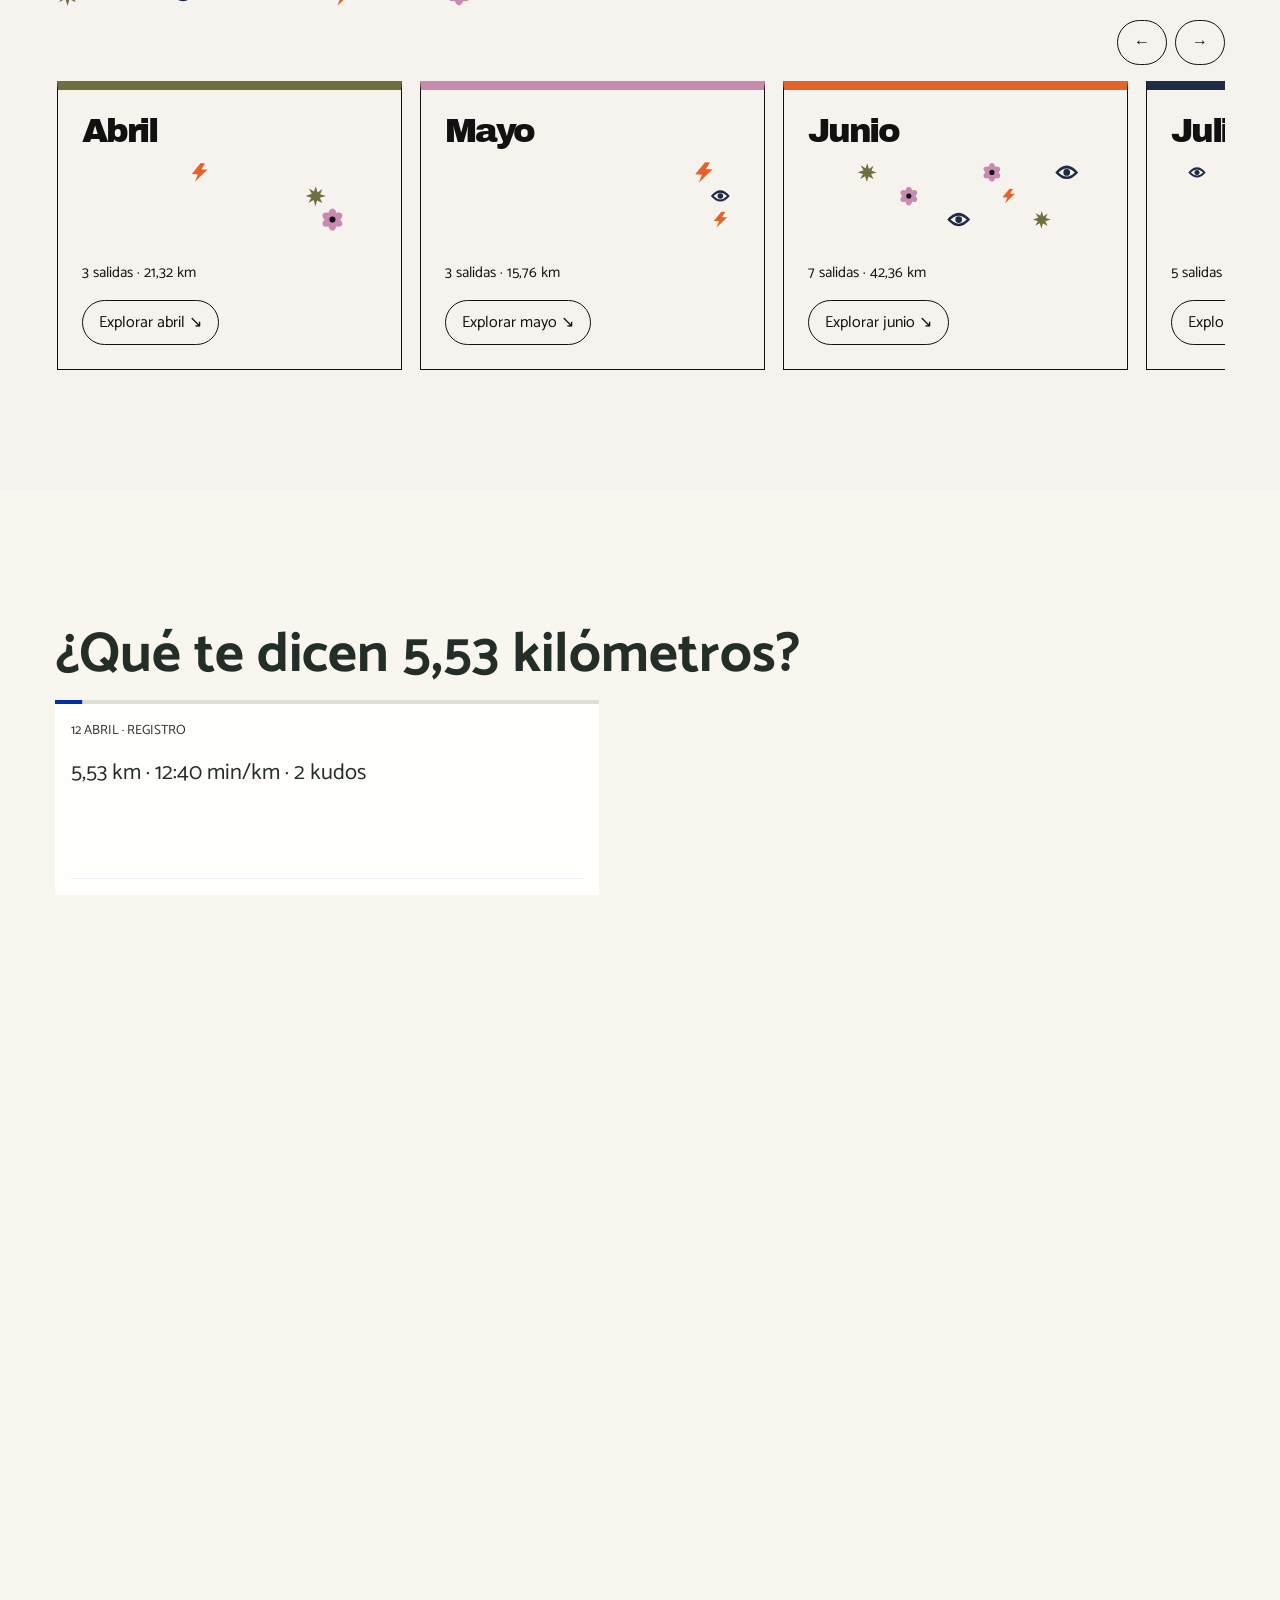
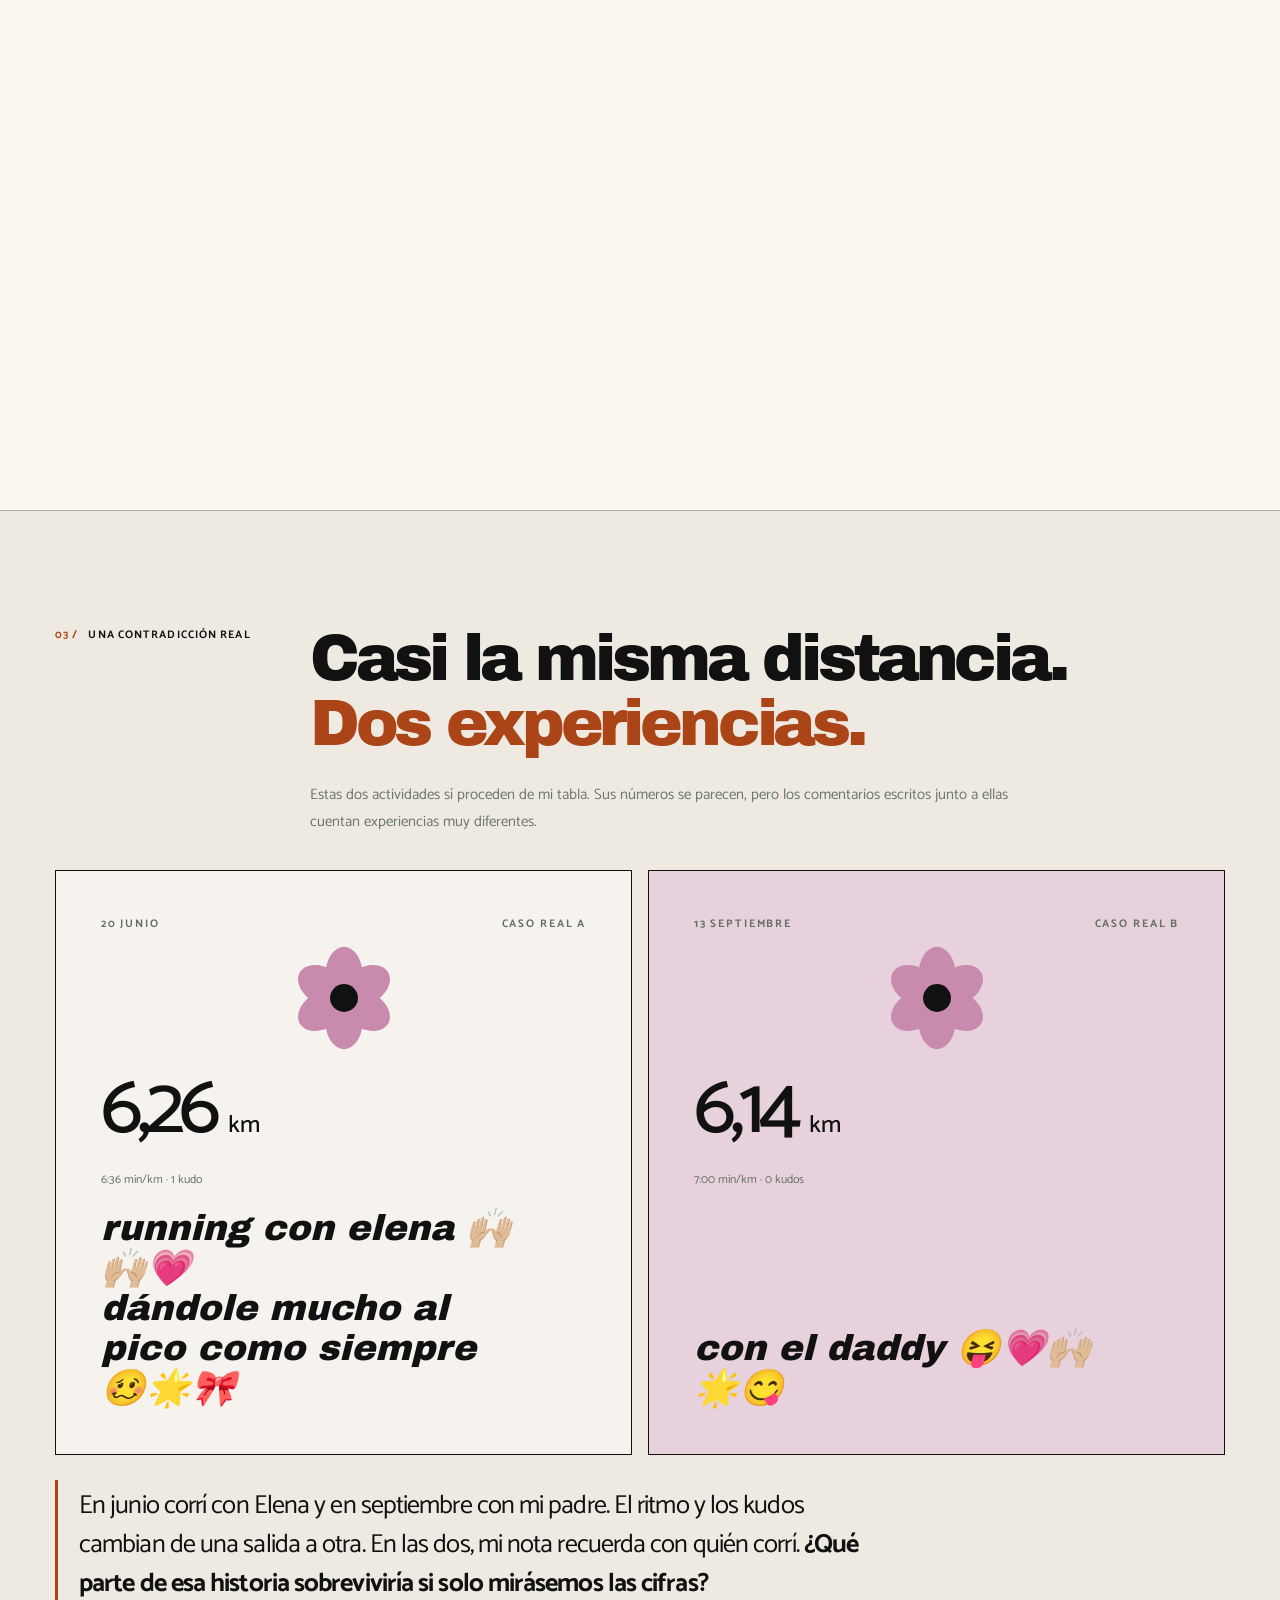
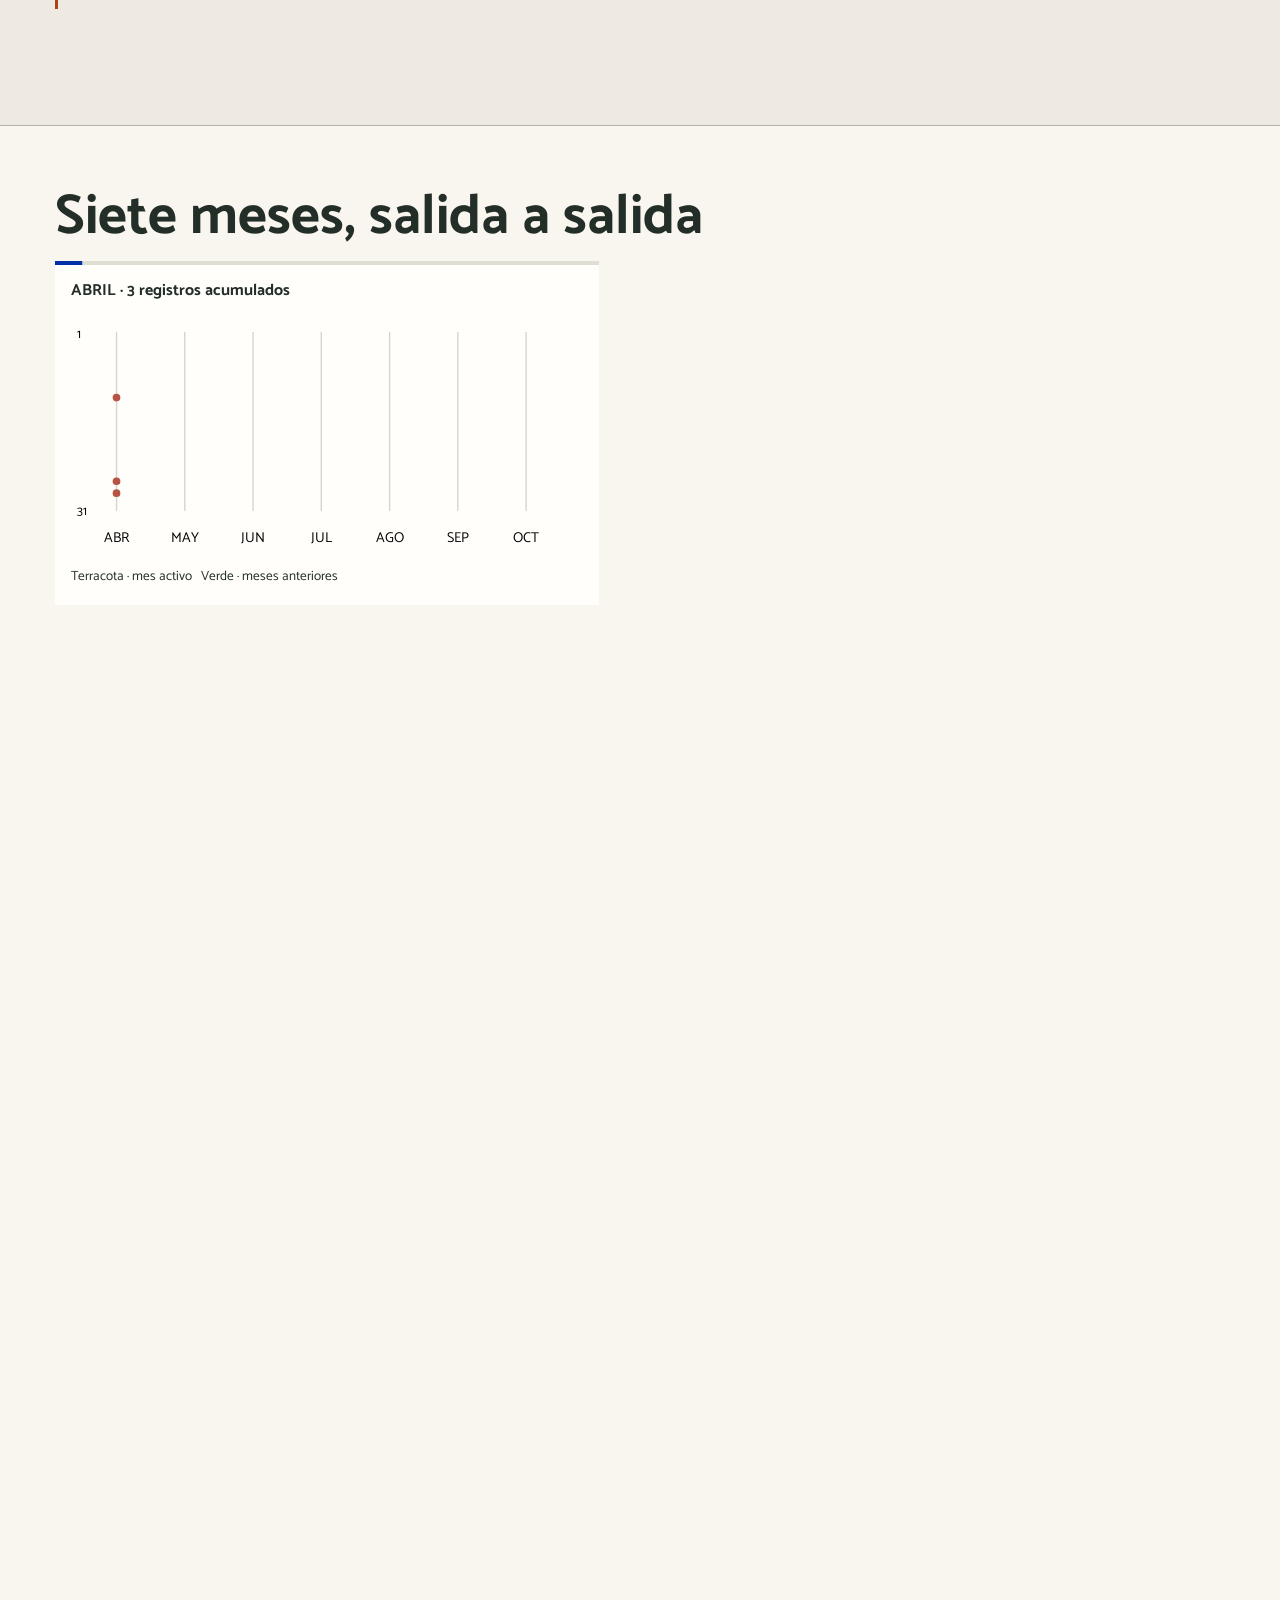
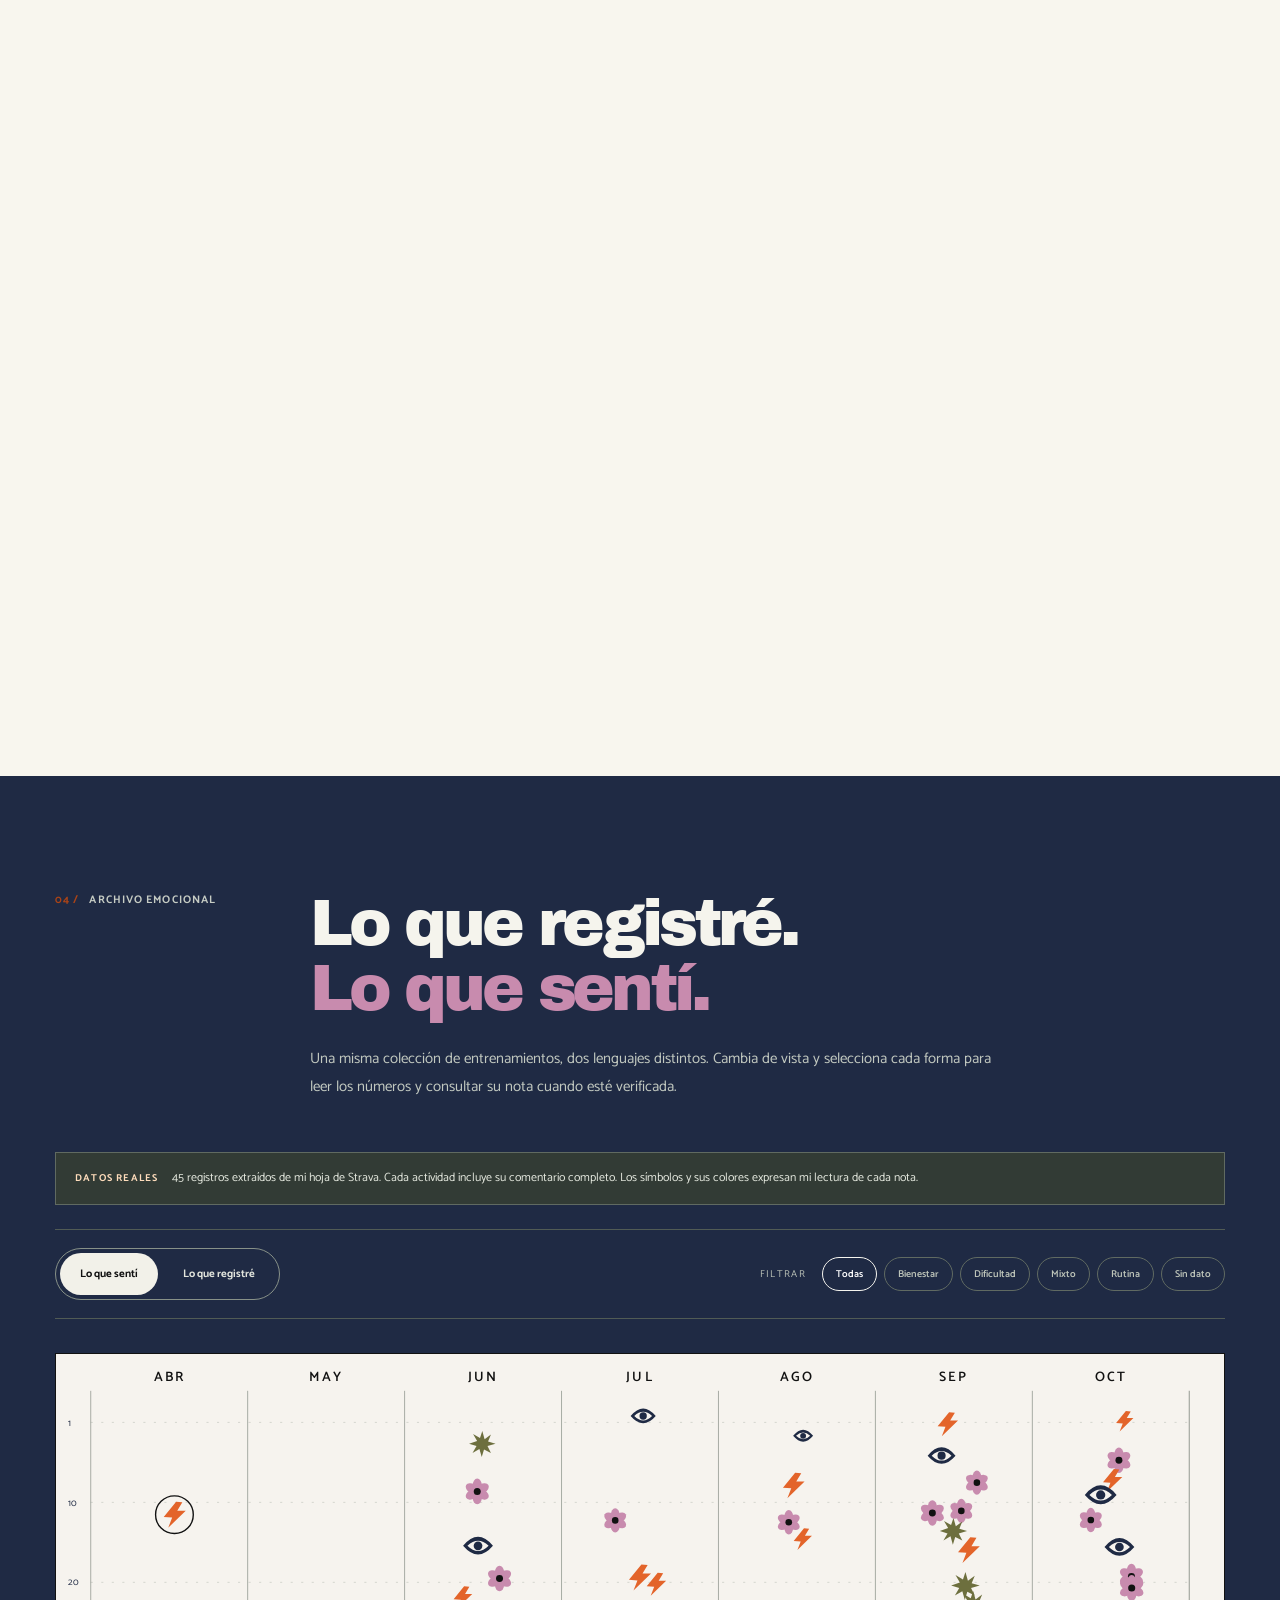
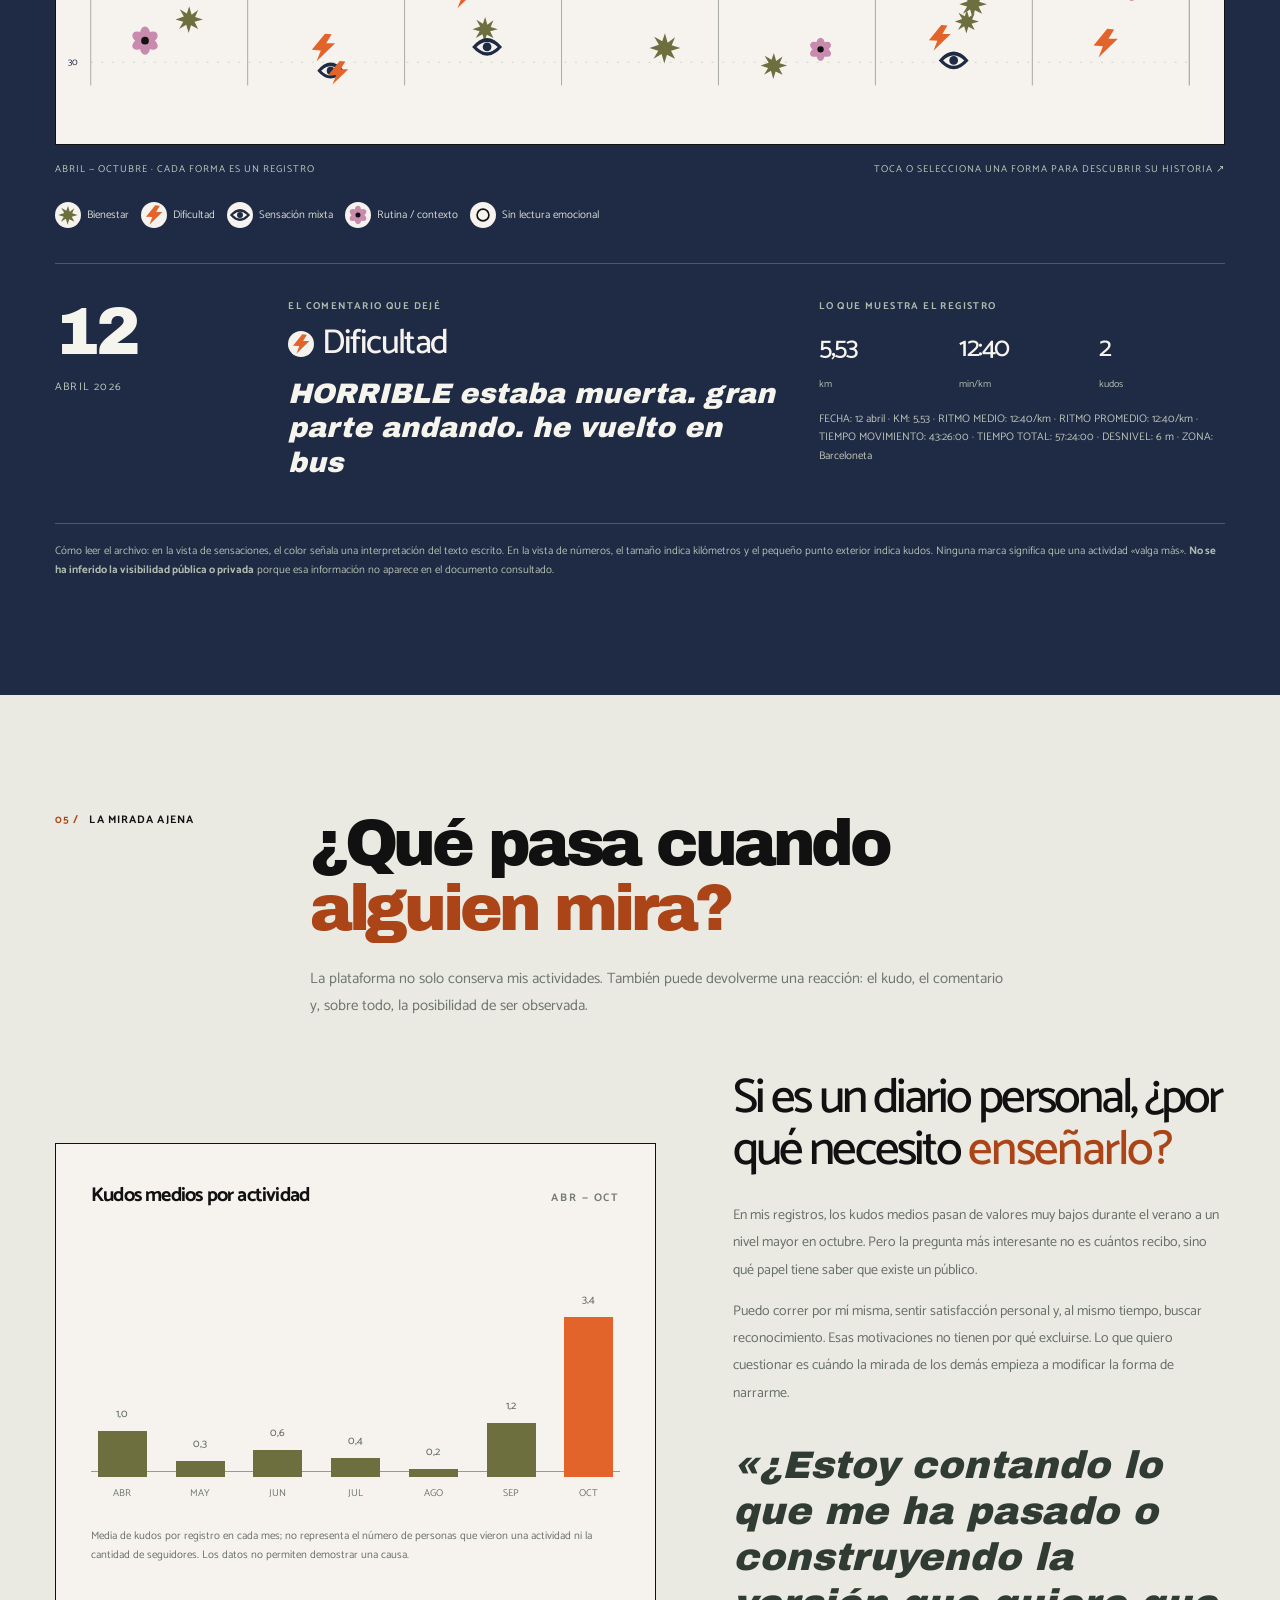
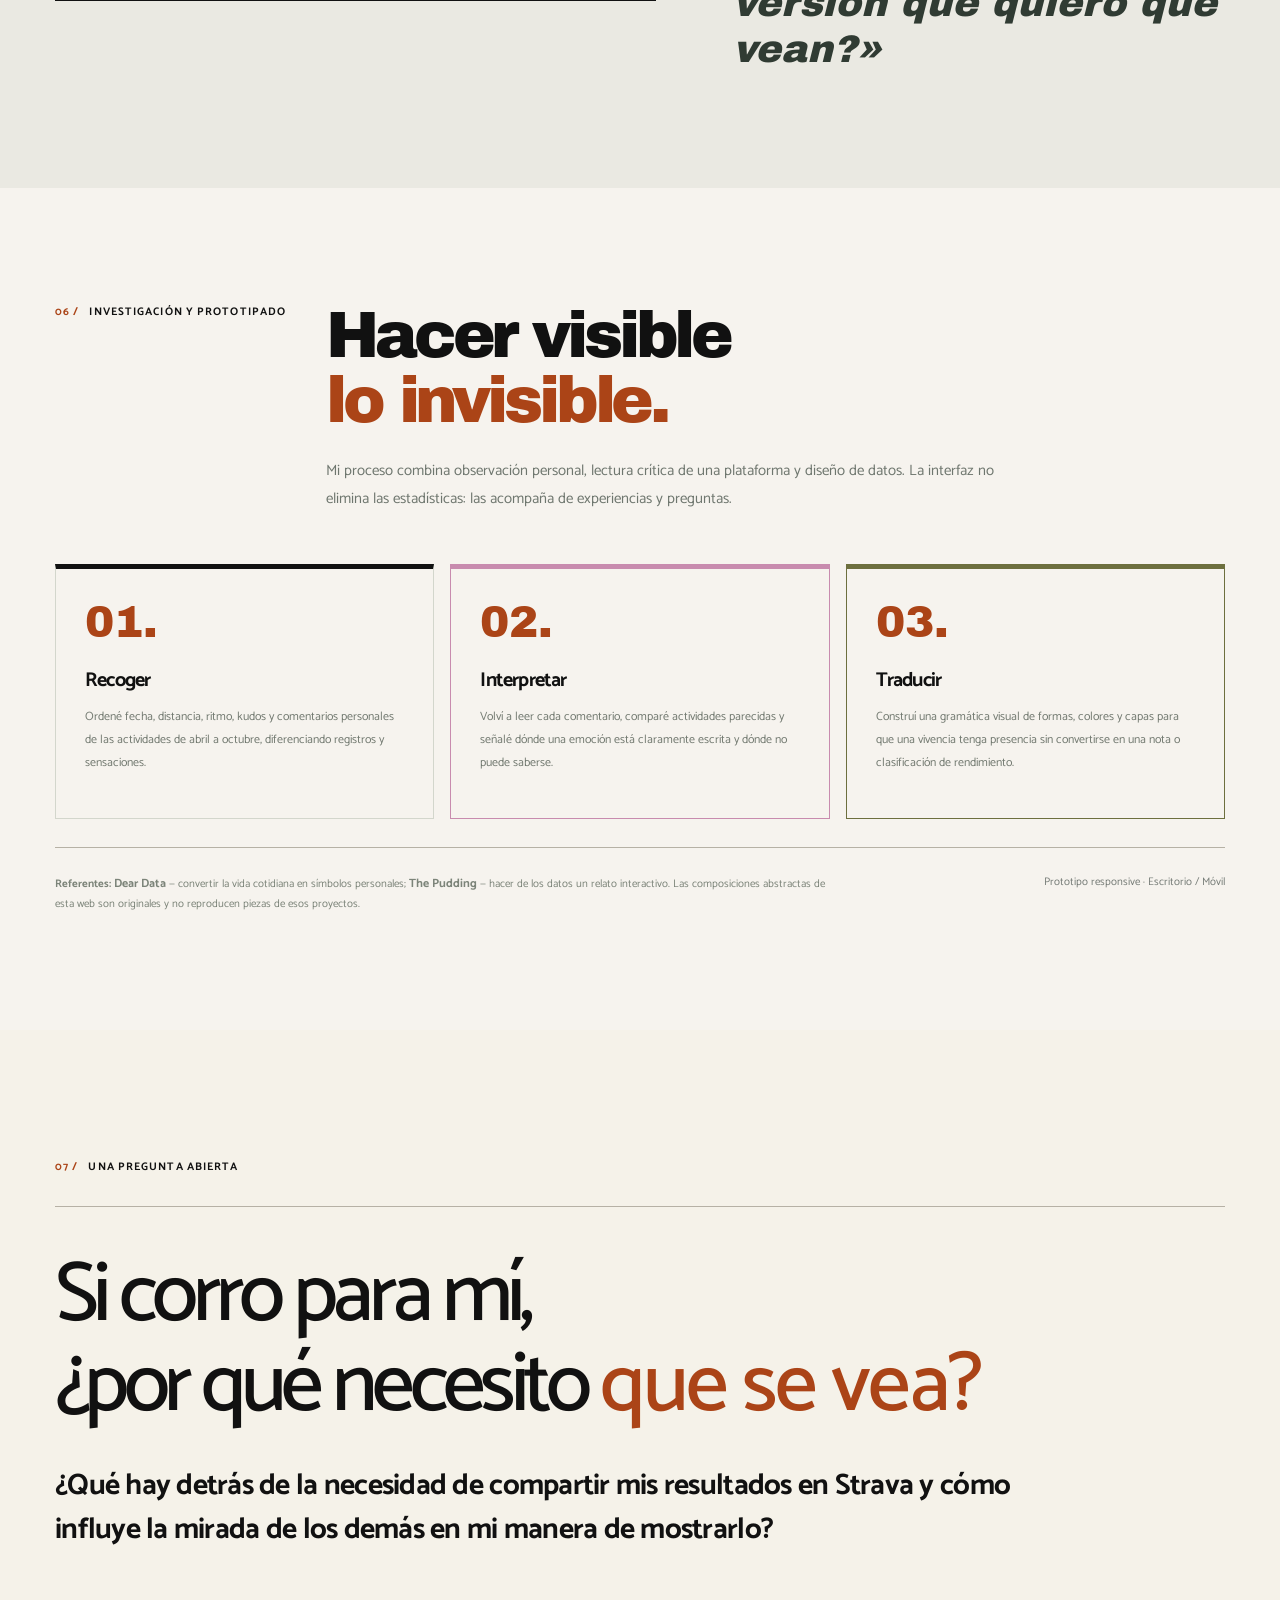
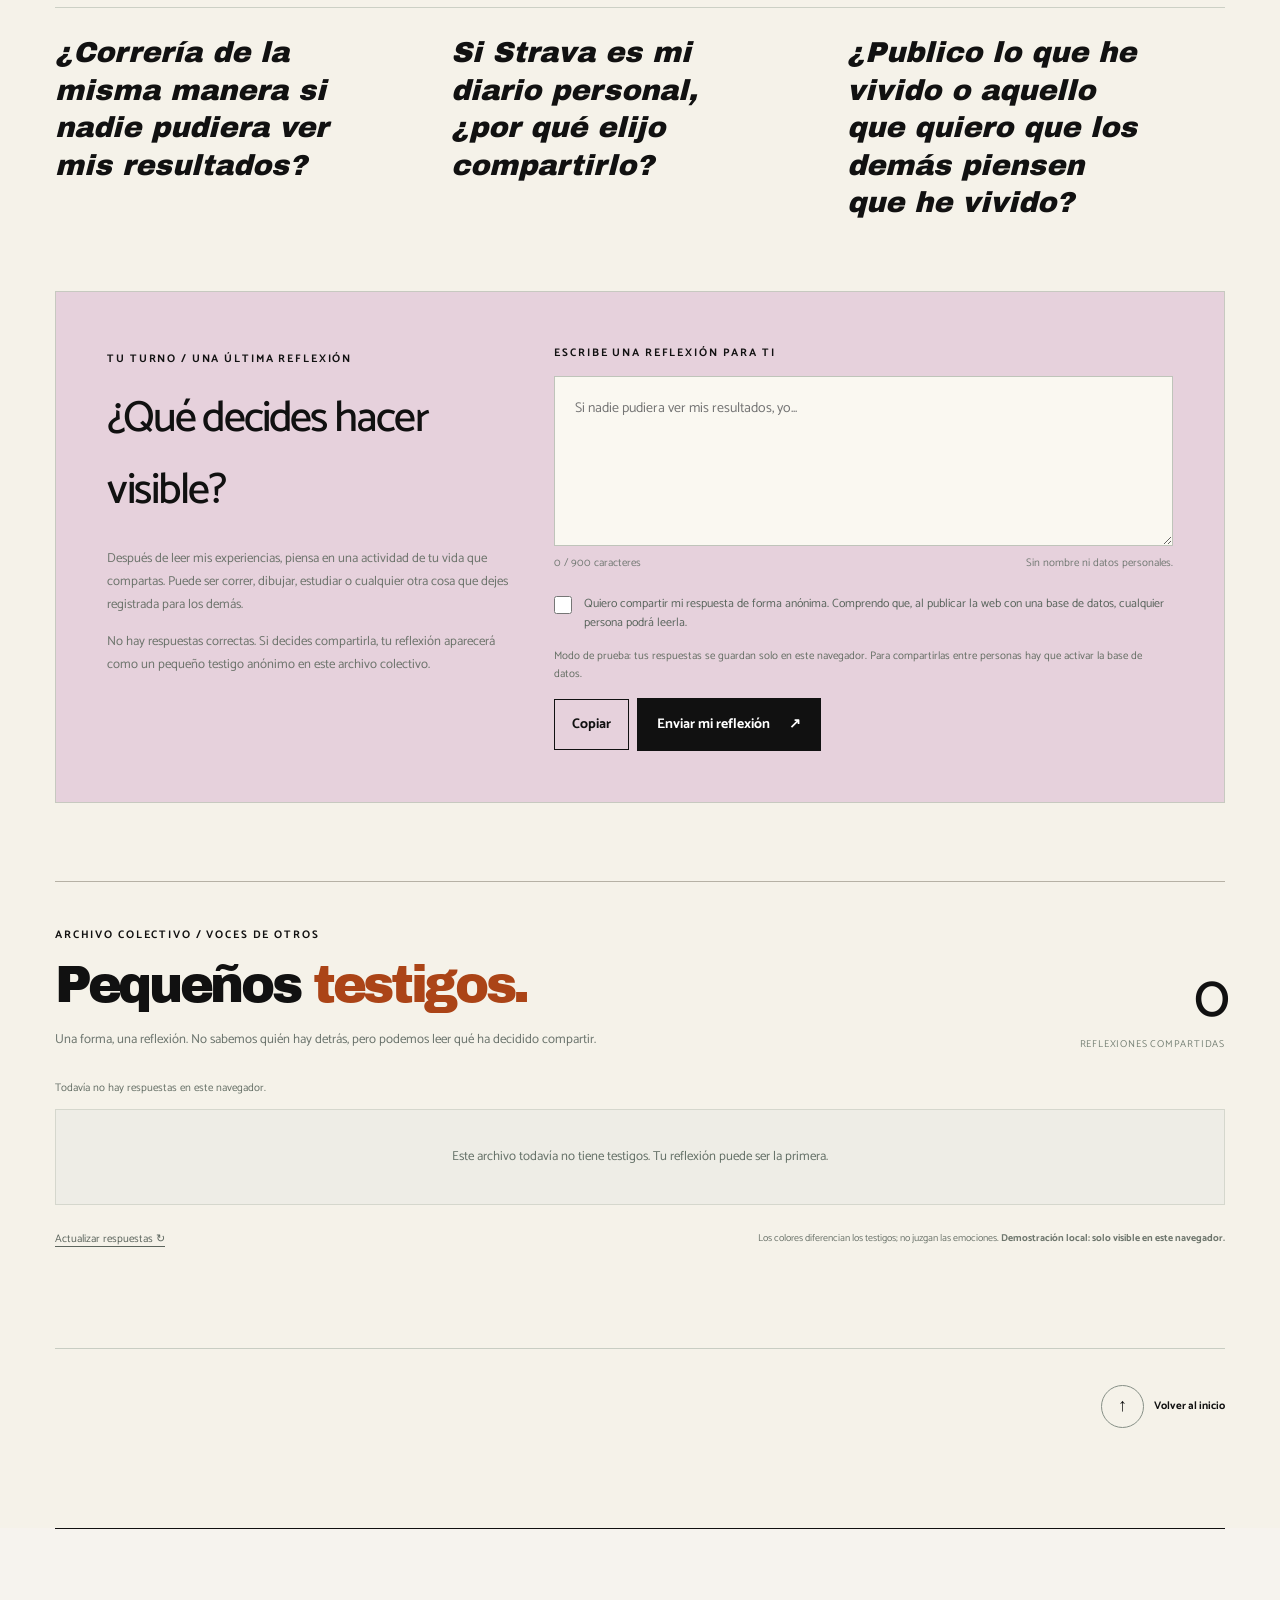
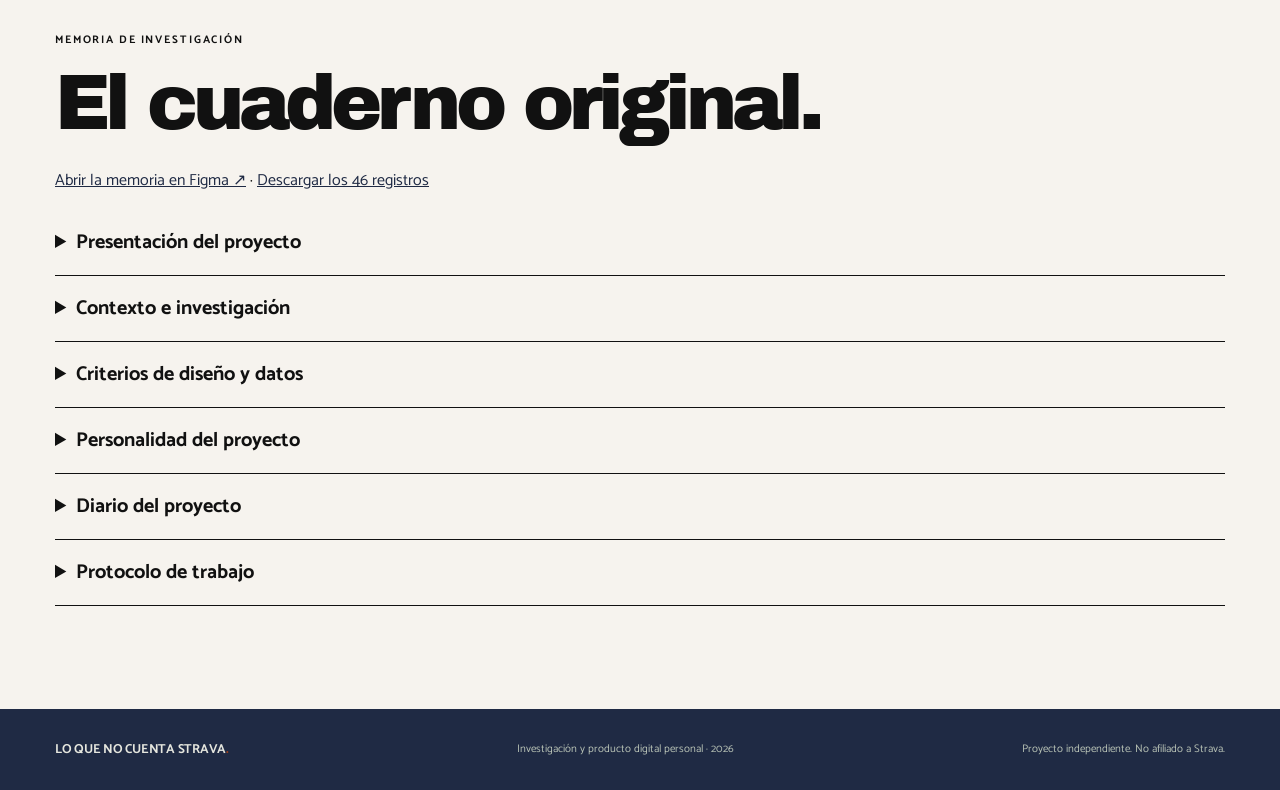
<file: Lo_que_no_cuenta_Strava_con_loops.html>
<!doctype html>
<html lang="es"><head><meta charset="utf-8"><title>LO QUE NO CUENTA STRAVA</title>
<script>location.replace("Lo_que_no_cuenta_Strava.html" + location.search + location.hash);</script>
<meta http-equiv="refresh" content="0; url=Lo_que_no_cuenta_Strava.html"></head>
<body><a href="Lo_que_no_cuenta_Strava.html">Abrir LO QUE NO CUENTA STRAVA</a></body></html>
</file>
<file: style.css>
:root{--paper:#f7f5f0;--cream:#eeece4;--white:#fffefa;--ink:#272c29;--muted:#757b76;--line:#d8dad2;--coral:#ef846d;--blue:#8ab1d0;--green:#9fb89a;--lilac:#b5a9c7;--mustard:#d9bd7c;--dark:#272d2b;--darkLine:#515b55;--sans:'Catamaran',Arial,sans-serif;--serif:'Instrument Serif',Georgia,serif}
    *{box-sizing:border-box}html{scroll-behavior:smooth;scroll-padding-top:77px}body{margin:0;background:var(--paper);color:var(--ink);font-family:var(--sans);-webkit-font-smoothing:antialiased}button,textarea{font:inherit}button{cursor:pointer}a{color:inherit}a:hover{color:#d96d55}button:focus-visible,a:focus-visible,textarea:focus-visible,[role=button]:focus-visible{outline:3px solid var(--coral);outline-offset:4px}::selection{background:var(--mustard);color:var(--ink)}[hidden]{display:none!important}
    .wrap{width:min(1320px,calc(100% - 110px));margin:auto}.eyebrow{font-size:11px;text-transform:uppercase;letter-spacing:.17em;font-weight:700;line-height:1.7}.micro{font-size:11px;line-height:1.65}.muted{color:var(--muted)}.serif{font-family:var(--serif);font-style:italic;font-weight:400;letter-spacing:-.035em}.display{font-weight:500;letter-spacing:-.075em;line-height:.94}.line{height:1px;background:var(--line)}.topbar{position:sticky;top:0;z-index:30;background:#f7f5f0ed;border-bottom:1px solid var(--line);backdrop-filter:blur(18px)}.nav{height:75px;display:flex;align-items:center;justify-content:space-between;gap:30px}.logo{display:inline-flex;align-items:center;gap:11px;text-decoration:none;font-size:13px;font-weight:700;line-height:1.06;letter-spacing:-.045em}.logo svg{width:35px;height:35px;flex:none}.navlinks{display:flex;align-items:center;gap:clamp(14px,2.2vw,36px)}.navlinks a{font-size:11px;font-weight:700;text-decoration:none;color:#6c716b}.navlinks a:hover{color:var(--coral)}.navmeta{font-size:10px;font-weight:700;letter-spacing:.12em;color:#626a63;text-transform:uppercase;white-space:nowrap}.navmeta:before{content:'';display:inline-block;width:7px;height:7px;background:var(--coral);border-radius:50%;margin-right:9px}.menu-btn{display:none;border:0;background:none;color:var(--ink);font-size:28px;line-height:1}.scroll-progress{position:absolute;bottom:-1px;left:0;height:2px;width:0;background:var(--coral)}
    /* The site starts with a decision, not a conventional introduction. */
    .opening{display:grid;grid-template-columns:1fr 1fr;min-height:min(825px,calc(100svh - 75px));border-bottom:1px solid var(--line)}.opening-copy{padding:clamp(55px,6.6vw,115px) clamp(30px,4.5vw,76px) 45px 0;position:relative;display:flex;flex-direction:column;justify-content:space-between;overflow:hidden}.opening-copy>div{position:relative;z-index:1}.opening h1{font-size:clamp(72px,7.5vw,116px);margin:33px 0 30px;max-width:760px}.opening h1 em{color:var(--coral);font-size:1.03em}.lede{font-size:clamp(16px,1.45vw,19px);line-height:1.75;letter-spacing:-.018em;max-width:465px;margin:0}.hint{font-size:13px;line-height:1.7;color:#707870;max-width:430px;margin:19px 0 0}.opening-tag{display:flex;gap:17px;align-items:center;padding-top:38px;color:#68706a}.round-arrow{display:grid;place-items:center;width:43px;height:43px;border:1px solid #9ea59d;border-radius:50%;font-size:21px;text-decoration:none;transition:transform .25s}.round-arrow:hover{transform:translateY(4px)}.opening-watermark{position:absolute;bottom:55px;right:0;opacity:.32;pointer-events:none;transform:translateX(25%);width:70%;max-width:480px}.opening-watermark path{fill:none;stroke:var(--coral);stroke-width:2}
    .experiment-pane{background:#f0eee7;border-left:1px solid var(--line);padding:clamp(26px,4vw,68px);display:flex;align-items:center;justify-content:center}.experiment-card{background:#fffcf5;box-shadow:0 22px 70px #2427220a;border:1px solid #d9dbd1;width:100%;max-width:565px;padding:clamp(25px,3vw,46px);min-height:610px;display:flex;flex-direction:column}.experiment-top{display:flex;justify-content:space-between;gap:18px;align-items:center;padding-bottom:17px;border-bottom:1px solid var(--line)}.step-dots{display:flex;gap:5px;align-items:center}.step-dots i{height:4px;width:23px;border-radius:8px;background:#d9dcd3;display:block}.step-dots i.active{background:var(--coral)}.sketch{width:100%;height:104px;display:flex;align-items:center;justify-content:center;overflow:hidden;margin:25px 0 14px}.sketch svg{height:100px;width:100%;max-width:340px}.sketch path{fill:none;stroke-linecap:round;stroke-linejoin:round}.story-text{font-size:clamp(24px,2.35vw,35px);line-height:1.18;letter-spacing:-.047em;margin:8px 0 28px;font-weight:500;min-height:139px}.answer-area{margin-top:auto}.prompt{font-size:12px;margin-bottom:12px;font-weight:700;color:#677068}.choice-row{display:grid;grid-template-columns:1fr 1fr 1fr;gap:8px}.choice{border:1px solid #aeb5aa;background:transparent;padding:13px 8px;font-size:11px;font-weight:700;min-height:44px}.choice:hover,.choice.selected{color:#fff;border-color:var(--ink);background:var(--ink)}.reveal{margin-top:22px;padding-top:20px;border-top:1px solid var(--line);animation:appear .35s both}.reveal-title{display:flex;justify-content:space-between;font-size:10px;letter-spacing:.1em;font-weight:700;text-transform:uppercase;color:#70776e;margin-bottom:13px}.metrics{display:grid;grid-template-columns:repeat(3,1fr);gap:10px}.metric b{display:block;font-size:clamp(22px,2.5vw,34px);font-weight:500;letter-spacing:-.065em}.metric span{display:block;font-size:10px;color:#747b73;margin-top:4px}.reveal p{font-size:13px;line-height:1.68;color:#5f6861;margin:19px 0 0}.experiment-next{display:flex;gap:12px;align-items:center;margin-top:16px;flex-wrap:wrap}.solid-btn{border:1px solid var(--ink);background:var(--ink);color:#fff;padding:14px 19px;font-size:11px;font-weight:700;text-decoration:none;display:inline-flex;gap:19px;align-items:center;justify-content:center;transition:.2s}.solid-btn:hover{background:#4a534c;color:white}.text-btn{border:0;background:none;text-decoration:underline;text-underline-offset:4px;color:#5c655d;font-size:11px;padding:10px 0}.epilogue{border:1px solid #e3d9cd;background:#f7f1e7;padding:18px 20px;margin-top:13px}.epilogue p{margin:8px 0 0;font-size:13px;line-height:1.7;color:#60685f}.exp-note{color:#889088;font-size:10px;line-height:1.55;margin-top:17px}
    @keyframes appear{from{opacity:0;transform:translateY(9px)}to{opacity:1;transform:translateY(0)}}
    /* The editorial reversal */
    .turning{background:var(--dark);color:#f4f1e8;padding:clamp(90px,12vw,175px) 0}.turning .layout{display:grid;grid-template-columns:.35fr 1.65fr;gap:40px}.turning .kicker{color:#bac4bb}.turning h2{font-size:clamp(45px,6.2vw,93px);margin:0;font-weight:500;letter-spacing:-.065em;line-height:1.09;max-width:1130px}.turning h2 em{color:#f29c85}.turning .turning-foot{border-top:1px solid var(--darkLine);margin-top:65px;padding-top:20px;display:flex;justify-content:space-between;gap:20px;color:#b6bdb7;font-size:12px}
    .section{padding:clamp(80px,9vw,145px) 0}.section-head{display:grid;grid-template-columns:.38fr 1.62fr;gap:40px;margin-bottom:52px}.section-head h2{font-size:clamp(45px,5vw,78px);margin:0}.section-head h2 em{color:var(--coral)}.section-head p{font-size:15px;line-height:1.83;max-width:700px;color:#6e766e;margin:24px 0 0}.index-label{display:flex;gap:10px;align-items:baseline;font-size:11px;letter-spacing:.1em;text-transform:uppercase;font-weight:700;white-space:nowrap}.index-label strong{color:var(--coral)}
    .bio-layout{display:grid;grid-template-columns:1.04fr .96fr;gap:clamp(35px,7vw,130px);align-items:start}.bio-prose{font-size:clamp(20px,2.2vw,30px);line-height:1.52;letter-spacing:-.035em;max-width:650px;margin:0}.bio-prose em{font-family:var(--serif);font-style:italic;color:#dd7961}.bio-prose + p{font-size:14px;line-height:1.95;color:#6d756d;max-width:600px;margin-top:26px}.file-notes{border-top:1px solid var(--line)}.data-stat{padding:24px 0;display:grid;grid-template-columns:.55fr 1fr;gap:25px;border-bottom:1px solid var(--line);align-items:center}.data-stat b{font-size:clamp(46px,5vw,72px);font-weight:500;letter-spacing:-.075em;line-height:1}.data-stat span{font-size:13px;line-height:1.75;color:#737b72}.data-stat span strong{display:block;color:var(--ink);font-weight:700;font-size:13px;margin-bottom:4px}.data-source{margin:18px 0 0;font-size:11px;line-height:1.65;color:#7b827a}.observations{margin-top:70px;display:grid;grid-template-columns:repeat(3,1fr);gap:17px}.observation{border-top:1px solid #bfc5ba;padding:24px 22px 22px 0}.observation .count{font-family:var(--serif);font-size:38px;color:var(--coral);line-height:1}.observation h3{font-size:18px;font-weight:600;letter-spacing:-.04em;margin:17px 0 10px}.observation p{font-size:12px;line-height:1.85;color:#727870;max-width:350px;margin:0}
    .duel{background:#ebe9e2;border-top:1px solid var(--line);border-bottom:1px solid var(--line)}.duel .section-head{margin-bottom:34px}.duel-grid{display:grid;grid-template-columns:1fr 1fr;gap:16px}.duel-card{background:#f9f7f1;padding:clamp(25px,3.5vw,48px);min-height:420px;display:flex;flex-direction:column;position:relative;overflow:hidden}.duel-card.second{background:#e2e9e3}.duel-top{display:flex;justify-content:space-between;gap:15px;color:#656e66}.duel-art{height:128px;display:grid;place-items:center}.duel-art svg{width:min(100%,370px);height:126px}.duel-card .distance{font-size:clamp(53px,6.3vw,90px);font-weight:500;letter-spacing:-.075em;line-height:.94;margin:10px 0}.duel-card .distance small{font-size:.3em;letter-spacing:0}.duel-card blockquote{margin:auto 0 0;padding-top:20px;max-width:430px;font-family:var(--serif);font-style:italic;font-size:clamp(24px,2.8vw,36px);line-height:1.12}.duel-under{font-size:12px;color:#69726a;margin-top:12px}.duel-point{margin-top:25px;border-left:3px solid var(--coral);padding:6px 0 6px 21px;font-size:clamp(17px,2.1vw,26px);letter-spacing:-.035em;line-height:1.5;max-width:830px}.duel-disclaimer{font-size:11px;line-height:1.7;color:#747b72;margin:13px 0 0}
    /* Emotion archive */
    .archive{background:var(--dark);color:#f5f4ed}.archive .index-label{color:#c6ccc4}.archive .section-head h2 em{color:#f0a48d}.archive .section-head p{color:#c2c9c0}.data-banner{margin:0 0 24px;padding:15px 19px;border:1px solid #606a61;background:#323b35;display:flex;gap:14px;align-items:flex-start;font-size:12px;line-height:1.7;color:#e2e6dc}.data-banner .badge{white-space:nowrap;color:#ffddbc;text-transform:uppercase;letter-spacing:.12em;font-weight:700;font-size:10px;margin-top:2px}.archive-toolbar{border-top:1px solid var(--darkLine);border-bottom:1px solid var(--darkLine);padding:18px 0;display:flex;flex-wrap:wrap;gap:20px;justify-content:space-between;align-items:center}.switches{border:1px solid #879188;border-radius:40px;padding:4px;display:flex;gap:5px}.switches button{border:none;background:transparent;color:#e1e4dc;border-radius:30px;padding:12px 20px;font-size:11px;font-weight:700}.switches button[aria-pressed=true]{color:var(--ink);background:#f2f1e9}.filters{display:flex;gap:7px;align-items:center;flex-wrap:wrap}.filters span{font-size:10px;text-transform:uppercase;letter-spacing:.13em;color:#bdc4b9;margin-right:9px}.filters button{border:1px solid #606a62;background:transparent;color:#bdc4b9;border-radius:40px;padding:8px 13px;font-size:10px;font-weight:600}.filters button[aria-pressed=true]{border-color:#f5f4ee;color:white}.filters button:hover{border-color:#a6afa4}.archive-scroller{overflow-x:auto;overflow-y:hidden;scrollbar-color:#68726a transparent;margin-top:34px;padding-bottom:6px}.archive-viz{display:block;width:100%;min-width:730px;height:auto;max-height:460px}.archive-viz .dot{cursor:pointer}.archive-viz .dot:hover{filter:brightness(1.15)}.archive-viz .dot:focus-visible{outline:none}.archive-viz .dot:focus-visible .focus-ring{opacity:1;stroke:white}.archive-caption{display:flex;justify-content:space-between;gap:18px;flex-wrap:wrap;font-size:10px;color:#bdc8bc;letter-spacing:.1em;text-transform:uppercase;margin-top:16px}.legend{display:flex;flex-wrap:wrap;gap:11px 25px;border-bottom:1px solid var(--darkLine);padding:25px 0 35px;margin-bottom:34px}.legend span{display:inline-flex;gap:8px;align-items:center;color:#d3d9cf;font-size:11px}.legend i{width:11px;height:11px;border-radius:50%;display:inline-block}.archive-detail{display:grid;grid-template-columns:.44fr 1.1fr .9fr;gap:35px;align-items:start;min-height:195px}.selected-day{font-family:var(--serif);font-size:67px;line-height:.95}.selected-month{font-size:11px;color:#bdc8bc;letter-spacing:.11em;text-transform:uppercase;margin-top:12px}.detail-eyebrow{font-size:10px;font-weight:700;text-transform:uppercase;letter-spacing:.14em;color:#afbaae;margin-bottom:12px}.detail-name{font-size:clamp(22px,2.7vw,36px);font-weight:500;line-height:1.05;letter-spacing:-.045em;margin:0 0 15px}.detail-quote{font-family:var(--serif);font-style:italic;font-size:clamp(22px,2.2vw,30px);line-height:1.22;margin:0}.detail-metrics{display:grid;grid-template-columns:repeat(3,1fr);gap:14px;margin-bottom:18px}.detail-metrics b{display:block;font-size:clamp(20px,2.1vw,30px);letter-spacing:-.055em;font-weight:500}.detail-metrics span{display:block;font-size:10px;color:#afbaae;margin-top:5px}.detail-scope{font-size:11px;line-height:1.7;color:#bac3b8}.archive-foot{border-top:1px solid var(--darkLine);padding-top:18px;color:#b0bbb0;font-size:11px;line-height:1.75;margin-top:30px}
    .gaze{background:#eae9e2}.gaze-grid{display:grid;grid-template-columns:1.1fr .9fr;gap:clamp(35px,6vw,100px);align-items:center}.gaze-chart{border:1px solid #c5c8c0;padding:35px;background:#f6f4ec}.gaze-chart-top{display:flex;align-items:baseline;justify-content:space-between;gap:20px}.gaze-chart h3{font-size:20px;letter-spacing:-.04em;margin:0}.bar-box{height:220px;display:flex;gap:15px;align-items:flex-end;border-bottom:1px solid #959b92;margin-top:40px}.bar-col{flex:1;display:flex;align-items:center;flex-direction:column;justify-content:end;height:100%;gap:8px}.bar-value{font-size:11px;color:#556057}.bar{width:100%;max-width:49px;background:var(--blue);min-height:3px;transition:height .6s ease}.bar-col:last-child .bar{background:var(--coral)}.bar-col small{font-size:10px;color:#6c766d;margin:0 0 -30px}.chart-foot{font-size:11px;line-height:1.75;color:#6b736b;margin:55px 0 0}.gaze-prose h3{font-size:clamp(31px,3.8vw,55px);line-height:1.08;letter-spacing:-.06em;font-weight:500;margin:0 0 25px}.gaze-prose h3 em{color:var(--coral)}.gaze-prose p{font-size:14px;line-height:1.95;color:#687168;max-width:500px}.gaze-prose .insight{font-family:var(--serif);font-size:clamp(25px,3vw,39px);color:#303b33;font-style:italic;margin-top:35px;line-height:1.2}
    .method{background:var(--paper)}.method-cards{display:grid;grid-template-columns:repeat(3,1fr);gap:16px}.method-card{min-height:255px;border:1px solid #d3d6cc;padding:29px;display:flex;flex-direction:column}.method-card .num{font-family:var(--serif);font-size:44px;color:var(--coral)}.method-card h3{font-size:20px;letter-spacing:-.04em;margin:18px 0 9px}.method-card p{font-size:12px;color:#737a71;line-height:1.9;margin:0}.method-link{margin-top:auto;padding-top:20px;font-size:11px;text-decoration:underline;text-underline-offset:4px}.references{display:flex;justify-content:space-between;gap:20px;align-items:flex-start;border-top:1px solid var(--line);padding-top:25px;margin-top:28px;flex-wrap:wrap}.references p{font-size:11px;color:#7c8479;margin:0;max-width:770px;line-height:1.8}.references a{font-size:12px;font-weight:700;text-decoration:none}
    /* The question becomes explicit only at the end. */
    .finale{background:#f5f2e9;padding:clamp(85px,10vw,170px) 0 100px}.finale .line{margin:30px 0 45px}.finale h2{max-width:1180px;font-size:clamp(48px,6.6vw,106px);line-height:1.06;font-weight:500;letter-spacing:-.067em;margin:0 0 34px}.finale h2 em{color:var(--coral)}.finale .main-question{font-size:clamp(19px,2.3vw,30px);max-width:970px;line-height:1.48;letter-spacing:-.025em;margin:0 0 34px}.reflect-questions{display:grid;grid-template-columns:repeat(3,1fr);gap:18px;border-top:1px solid #ccd0c5;padding-top:26px;margin:55px 0 70px}.reflect-questions p{font-family:var(--serif);font-style:italic;font-size:clamp(21px,2.25vw,30px);line-height:1.3;margin:0;max-width:300px}.reflect-box{border:1px solid #c7c9c0;background:#ebe9e0;display:grid;grid-template-columns:.8fr 1.2fr;gap:35px;padding:clamp(25px,4vw,53px)}.reflect-box h3{font-size:clamp(30px,3.4vw,49px);font-weight:500;letter-spacing:-.05em;margin:12px 0 20px}.reflect-box p{font-size:13px;line-height:1.8;color:#6d746c;max-width:440px}.reflect-form textarea{display:block;width:100%;min-height:150px;border:1px solid #bfc4ba;padding:20px;resize:vertical;background:#faf8f1;color:#263029;font-size:14px;line-height:1.7}.reflect-actions{display:flex;align-items:center;justify-content:space-between;gap:15px;margin-top:14px;flex-wrap:wrap}.copy-status{font-size:11px;color:#677066}.final-thought{border-top:1px solid #c8cdc3;padding-top:36px;display:flex;align-items:end;justify-content:space-between;gap:35px;margin-top:90px}.final-thought blockquote{font-size:clamp(32px,5vw,72px);line-height:1.08;letter-spacing:-.07em;margin:0;max-width:930px;font-weight:500}.final-thought blockquote em{color:#e7846c}.to-top{display:flex;gap:10px;align-items:center;font-size:11px;font-weight:700;white-space:nowrap;text-decoration:none}.to-top span{height:43px;width:43px;border-radius:50%;display:grid;place-items:center;border:1px solid #879087;font-size:18px}footer{background:var(--dark);color:#e5e6de;padding:30px 0}.footer-line{display:flex;flex-wrap:wrap;align-items:center;justify-content:space-between;gap:15px}.footer-line b{font-size:13px;letter-spacing:-.02em}.footer-line small{font-size:11px;color:#b6c0b4}
    @media(max-width:1050px){.wrap{width:calc(100% - 64px)}.opening{grid-template-columns:1fr 1fr}.opening h1{font-size:clamp(60px,7.4vw,85px)}.opening-copy{padding-top:75px}.experiment-pane{padding:30px}.experiment-card{padding:27px}.story-text{font-size:29px}.navmeta{display:none}.archive-detail{grid-template-columns:.42fr 1fr}.archive-detail>div:last-child{grid-column:2}.data-stat{grid-template-columns:.6fr 1fr}}
    @media(max-width:760px){.wrap{width:calc(100% - 36px)}.nav{height:65px}.menu-btn{display:block}.navlinks{display:none;position:absolute;top:65px;left:0;right:0;background:var(--paper);border-bottom:1px solid var(--line);padding:15px 18px 24px;flex-direction:column;align-items:stretch;gap:0;box-shadow:0 12px 16px #0000000f}.navlinks.open{display:flex}.navlinks a{font-size:14px;padding:13px 5px}.opening{display:block;min-height:auto}.opening-copy{padding:44px 0 32px;min-height:auto}.opening h1{font-size:clamp(65px,12vw,94px);margin:22px 0 21px}.opening-watermark{width:60%;bottom:20px;right:0}.opening-tag{display:none}.experiment-pane{border-left:none;border-top:1px solid var(--line);margin:0 -18px;padding:25px 18px 45px}.experiment-card{max-width:600px;min-height:590px}.story-text{font-size:clamp(28px,6vw,39px)}.turning .layout,.section-head,.bio-layout,.gaze-grid,.reflect-box{grid-template-columns:1fr;gap:25px}.turning .turning-foot{margin-top:38px}.section{padding:85px 0}.section-head h2{font-size:clamp(48px,8.2vw,71px)}.bio-layout{gap:43px}.observations{grid-template-columns:1fr;gap:0;margin-top:45px}.observation{padding:20px 0}.duel-grid{grid-template-columns:1fr}.duel-card{min-height:370px}.duel-art{height:100px}.duel-art svg{height:98px}.archive-detail{grid-template-columns:1fr;gap:26px}.archive-detail>div:last-child{grid-column:auto}.selected-day{font-size:52px}.gaze-grid{gap:70px}.method-cards{grid-template-columns:1fr}.method-card{min-height:210px}.reflect-questions{grid-template-columns:1fr;gap:23px;margin:45px 0}.reflect-questions p{max-width:none}.final-thought{display:block}.to-top{margin-top:35px}.finale h2{font-size:clamp(51px,9vw,77px)}}
    @media(max-width:450px){.opening h1{font-size:clamp(57px,12vw,71px)}.opening-copy{min-height:auto}.lede{font-size:16px}.hint{font-size:12px}.experiment-card{padding:20px;min-height:585px}.sketch{height:83px;margin:19px 0}.sketch svg{height:80px}.story-text{font-size:27px;min-height:120px}.choice-row{gap:5px}.choice{font-size:10px;padding:11px 4px}.metrics{gap:4px}.metric b{font-size:22px}.data-stat b{font-size:49px}.gaze-chart{padding:23px}.bar-box{gap:8px}.section-head h2{font-size:45px}.turning h2{font-size:43px}.finale h2{font-size:48px}.reflect-box{padding:23px}}
    @media(prefers-reduced-motion:reduce){*,*:before,*:after{scroll-behavior:auto!important;animation:none!important;transition:none!important}}

/* 07 — Archivo colectivo de testigos. Diseñado para la pantalla y responsive. */
.reflect-box {align-items: start}
.reflect-form textarea {font-family:var(--sans);font-size:14px;min-height:170px;outline-offset:3px;transition:border-color .2s,box-shadow .2s}
.reflect-form textarea:focus {border-color:#8ba7c0;box-shadow:0 0 0 3px #8ab1d01a}
.reflection-meta {display:flex;justify-content:space-between;gap:15px;margin:8px 0 22px;font-size:11px;color:var(--muted)}
.publish-consent {display:flex;align-items:flex-start;gap:12px;max-width:630px;font-size:12px;line-height:1.6;color:#5b665e;cursor:pointer}
.publish-consent input {accent-color:var(--ink);width:18px;height:18px;flex:none;margin:2px 0 0}
.reflection-buttons {display:flex;gap:8px;align-items:center;flex-wrap:wrap}
.outline-btn {font-size:11px;font-weight:700;border:1px solid #9fa99e;padding:13px 17px;background:transparent;color:var(--ink);cursor:pointer}
.outline-btn:hover {border-color:var(--ink);background:#f9f8f4}
.reflect-actions .solid-btn {min-height:45px}
.reflect-actions .solid-btn:disabled {opacity:.55;cursor:wait}
.community {margin-top:78px;border-top:1px solid var(--line);padding-top:38px}
.community-heading {display:flex;gap:30px;align-items:end;justify-content:space-between}
.community-heading h3 {font-size:clamp(33px,4vw,58px);letter-spacing:-.055em;line-height:1.08;font-weight:500;margin:12px 0 18px}
.community-heading h3 em {color:var(--coral)}
.community-heading p {max-width:620px;line-height:1.75;color:#6a736c;font-size:13px;margin:0}
.community-counter {text-align:right;min-width:132px}
.community-counter b {display:block;font-size:60px;font-weight:500;line-height:1;letter-spacing:-.075em}
.community-counter span {display:block;font-size:10px;text-transform:uppercase;letter-spacing:.08em;color:#768075;margin-top:7px}
.community-state {font-size:11px;line-height:1.7;color:#677168;margin:27px 0 12px;min-height:18px}
.testigos-wall {display:grid;grid-template-columns:repeat(12,minmax(0,1fr));gap:10px 6px;align-items:center;justify-items:center;min-height:110px;padding:28px 18px;background:#eeede6;border:1px solid #d5d7cd}
.testigo-button {width:var(--diameter,32px);height:var(--diameter,32px);border:1.2px solid transparent;border-radius:var(--shape,50%);background:var(--dot-color,#ef846d);display:block;cursor:pointer;transition:transform .22s ease,box-shadow .22s ease,border-color .22s ease;transform:translateY(var(--offset,0px)) rotate(var(--rotation,0deg));position:relative;max-width:100%;min-width:18px;min-height:18px}
.testigo-button:hover,.testigo-button[aria-pressed=true] {transform:translateY(var(--offset,0px)) rotate(var(--rotation,0deg)) scale(1.24);box-shadow:0 0 0 6px #fffefa80}
.testigo-button[aria-pressed=true] {border-color:transparent;box-shadow:0 0 0 5px #fffefa,0 0 0 7px #d9d6cc}
.testigo-button:focus-visible {outline:2px solid #232e28;outline-offset:5px}
.community-empty {font-size:13px;padding:35px 15px;line-height:1.8;text-align:center;color:#647067;background:#eeede6;border:1px solid #d5d7cd}
.testigo-detail {border:1px solid #d0d4c9;border-top:3px solid var(--witness-color,#ef846d);background:#f9f8f3;padding:clamp(22px,3.5vw,38px);margin-top:17px;animation:appear .25s both}
.testigo-detail-top {display:flex;justify-content:space-between;gap:15px;align-items:center}
.testigo-detail p {font-size:clamp(20px,2.45vw,34px);line-height:1.42;letter-spacing:-.045em;white-space:pre-wrap;overflow-wrap:anywhere;margin:22px 0 0;max-width:1100px}
.community-actions {display:flex;gap:12px 23px;align-items:center;justify-content:space-between;flex-wrap:wrap;margin-top:15px}
.community-actions p {font-size:10px;line-height:1.7;color:#6e766d;margin:0}
.community-actions .text-btn {font-size:11px}
@media(max-width:760px){.testigos-wall{grid-template-columns:repeat(8,minmax(0,1fr));padding:22px 12px}.community-heading{align-items:start}.community-counter b{font-size:49px}.community{margin-top:60px}}
@media(max-width:450px){.testigos-wall{grid-template-columns:repeat(6,minmax(0,1fr));gap:13px 4px}.community-heading{display:block}.community-counter{text-align:left;margin-top:22px}.reflection-buttons{width:100%}.reflection-buttons button{flex:1;white-space:nowrap}.reflection-meta{display:block}.reflection-meta span{display:block;margin-top:3px}}
  
#scenarioText, #detailText, .duel-card blockquote { white-space: pre-wrap; overflow-wrap: anywhere; }

.loop-track { height:180vh; background:#f8f6ee; color:#242e29; }
.loop-track[hidden] { display:none; }
#scroll-meses { height:250vh; }
.loop-stage { position:sticky; top:12vh; padding-block:4vh; display:grid; align-content:center; justify-items:start; gap:.8rem; min-height:60vh; }
.loop-stage h2 {font-size:clamp(1.7rem,4.5vw,3.5rem);line-height:1.1;margin:0;}
.loop-stage p {margin:0;}
.loop-card {width:min(100%,34rem);background:#fffefa;border-top:4px solid #002fa7;padding:1rem;}
#loop-metrics {font-size:1.4rem;margin:.7rem 0;}
#loop-note-box {background:rgba(0,47,167,.12);padding:.7rem;clip-path:inset(0 0 100% 0);}
#loop-note {white-space:pre-wrap;overflow-wrap:anywhere;}
#loop-chart {width:min(100%,36rem);max-height:40vh;}
</file>
